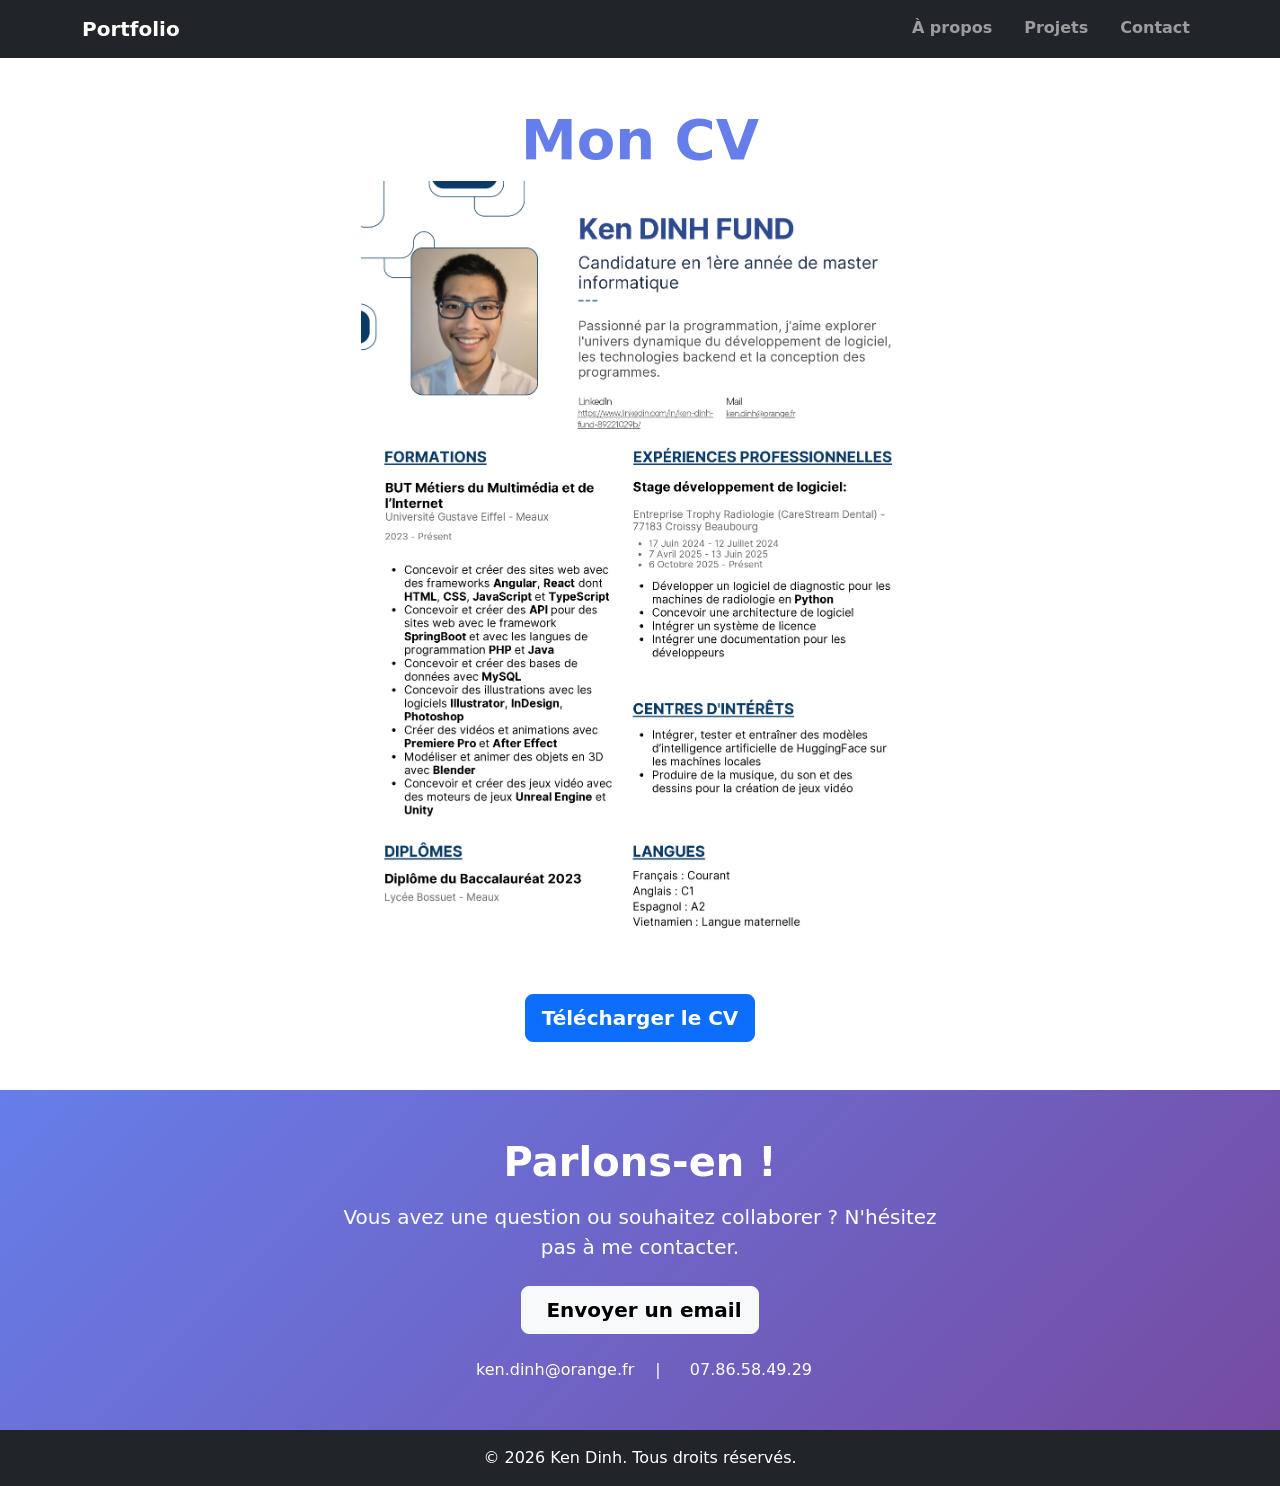
<file: html/cv.html>
<!DOCTYPE html>
<html lang="en">

<head>
    <meta charset="UTF-8">
    <meta name="viewport" content="width=device-width, initial-scale=1">
    <title>Portfolio - CV</title>
    <link href="https://cdn.jsdelivr.net/npm/bootstrap@5.3.3/dist/css/bootstrap.min.css" rel="stylesheet">
    <link rel="stylesheet" href="../css/styles.css">
</head>

<body>

    <nav class="navbar navbar-expand-lg navbar-dark bg-dark">
        <div class="container">
            <a class="navbar-brand fw-bold" href="../index.html">Portfolio</a>
            <button class="navbar-toggler" type="button" data-bs-toggle="collapse" data-bs-target="#navbarNav">
                <span class="navbar-toggler-icon"></span>
            </button>
            <div id="navbarNav" class="collapse navbar-collapse justify-content-end">
                <ul class="navbar-nav gap-3">
                    <li class="nav-item"><a class="nav-link fw-bold hover-effect" href="../index.html#about">À propos</a></li>
                    <li class="nav-item"><a class="nav-link fw-bold hover-effect" href="../index.html#projects">Projets</a></li>
                    <li class="nav-item"><a class="nav-link fw-bold hover-effect" href="../index.html#contact">Contact</a></li>
                </ul>
            </div>
        </div>
    </nav>

    <section class="py-5 section-white">
        <div class="container text-center">
            <div class="row g-4 align-items-center">
                <div class="col-md-12">
                    <h1 class="display-4 fw-bold" style="color: #667eea;">Mon CV</h1>
                    <img src="../images/CV.jpg" class="img-fluid mx-auto d-block" width="50%" alt="CV" style="border-radius: 12px;">
                    <a href="../images/CV.pdf" class="btn btn-primary btn-lg mt-4 fw-bold" target="_blank" download>Télécharger le CV</a>
                </div>
            </div>
        </div>
    </section>

	<section id="contact" class="py-5 text-white" style="background: linear-gradient(135deg, #667eea 0%, #764ba2 100%);">
		<div class="container text-center">
			<h2 class="fw-bold mb-3" style="font-size: 2.5rem;">Parlons-en !</h2>
			<p class="lead mb-4" style="max-width: 600px; margin: 0 auto;">
				Vous avez une question ou souhaitez collaborer ? N'hésitez pas à me contacter.
			</p>
			<a href="mailto:ken.dinh@orange.fr" class="btn btn-light btn-lg fw-bold">
				<i class="bi bi-envelope me-2"></i>Envoyer un email
			</a>
			<p class="mt-4 mb-0">
				<i class="bi bi-envelope me-2"></i><a href="mailto:ken.dinh@orange.fr" class="text-white text-decoration-none">ken.dinh@orange.fr</a>
				<span class="mx-3">|</span>
				<i class="bi bi-telephone me-2"></i><a href="tel:+33786584929" class="text-white text-decoration-none">07.86.58.49.29</a>
			</p>
		</div>
	</section>

	<footer class="bg-dark text-white text-center py-3">
		<p class="mb-0">&copy; 2026 Ken Dinh. Tous droits réservés.</p>
	</footer>

    <script src="https://cdn.jsdelivr.net/npm/bootstrap@5.3.3/dist/js/bootstrap.bundle.min.js"></script>
</body>

</html>
</file>
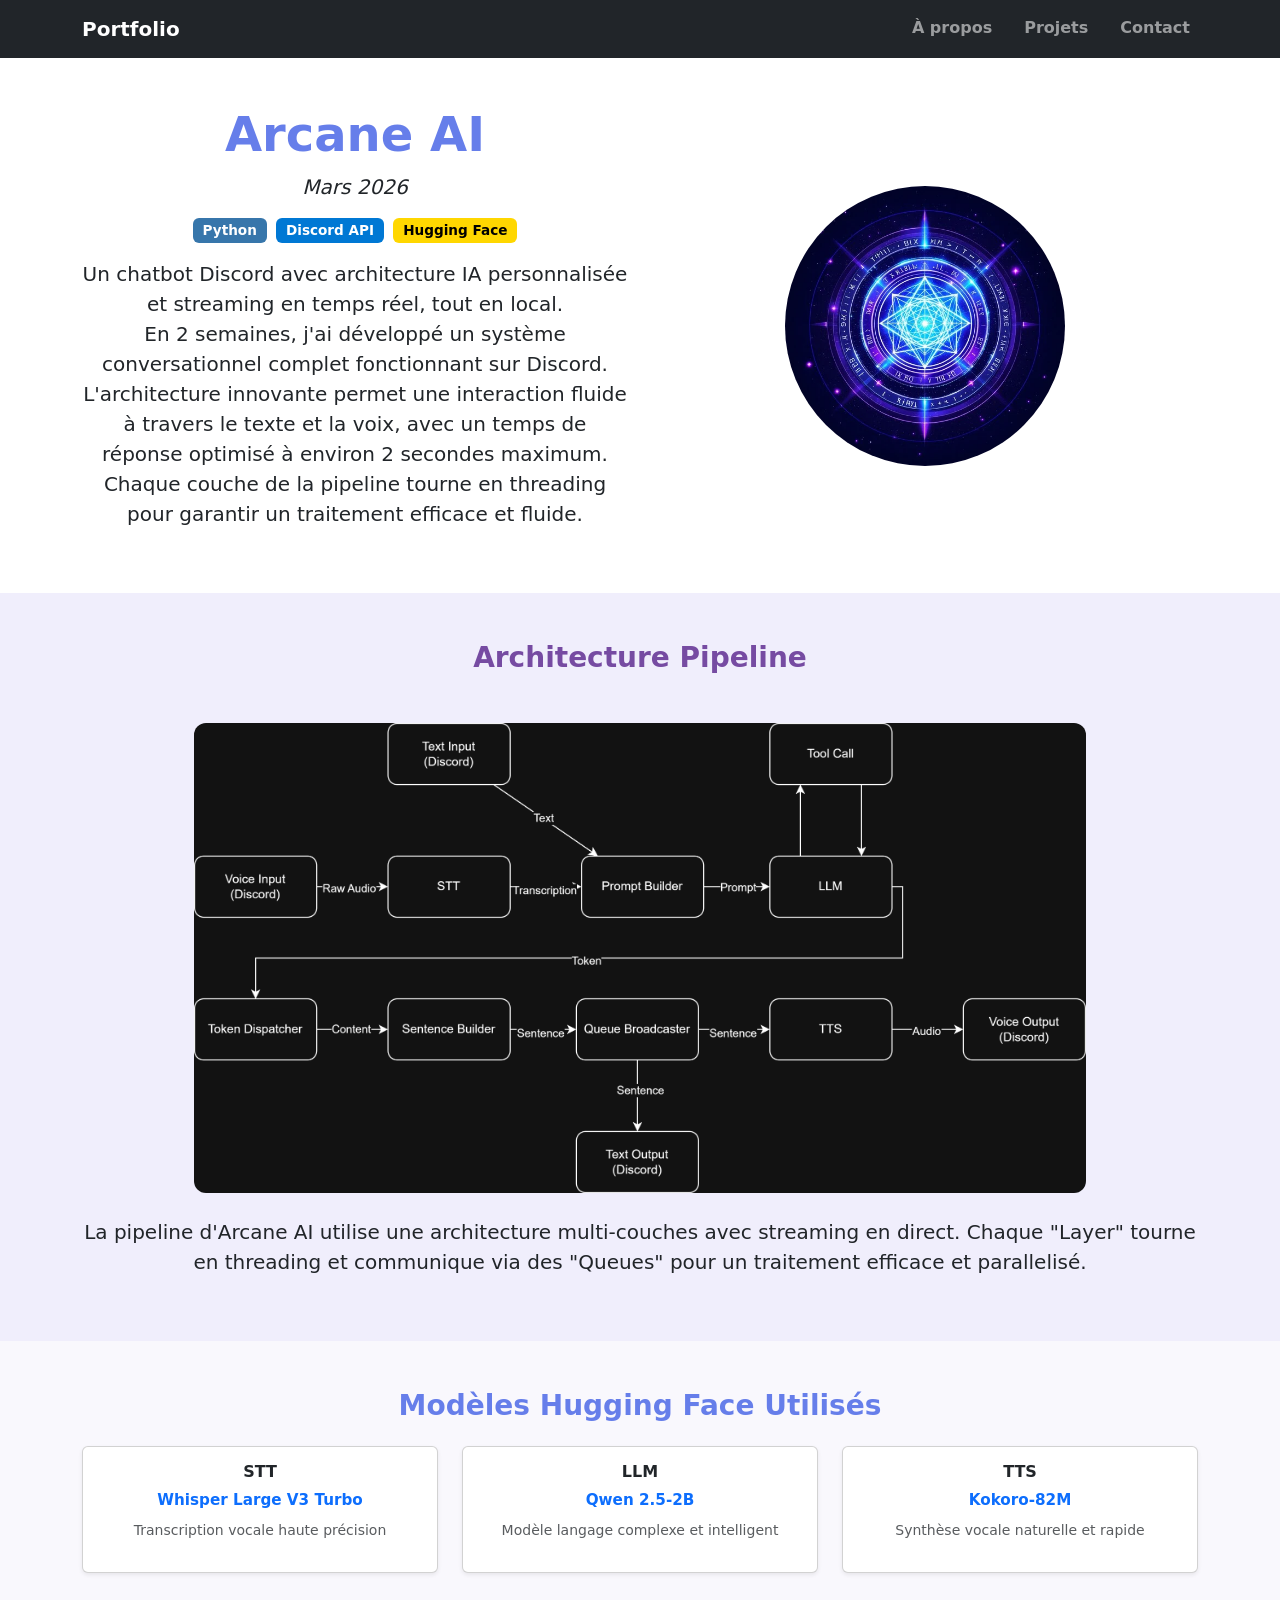
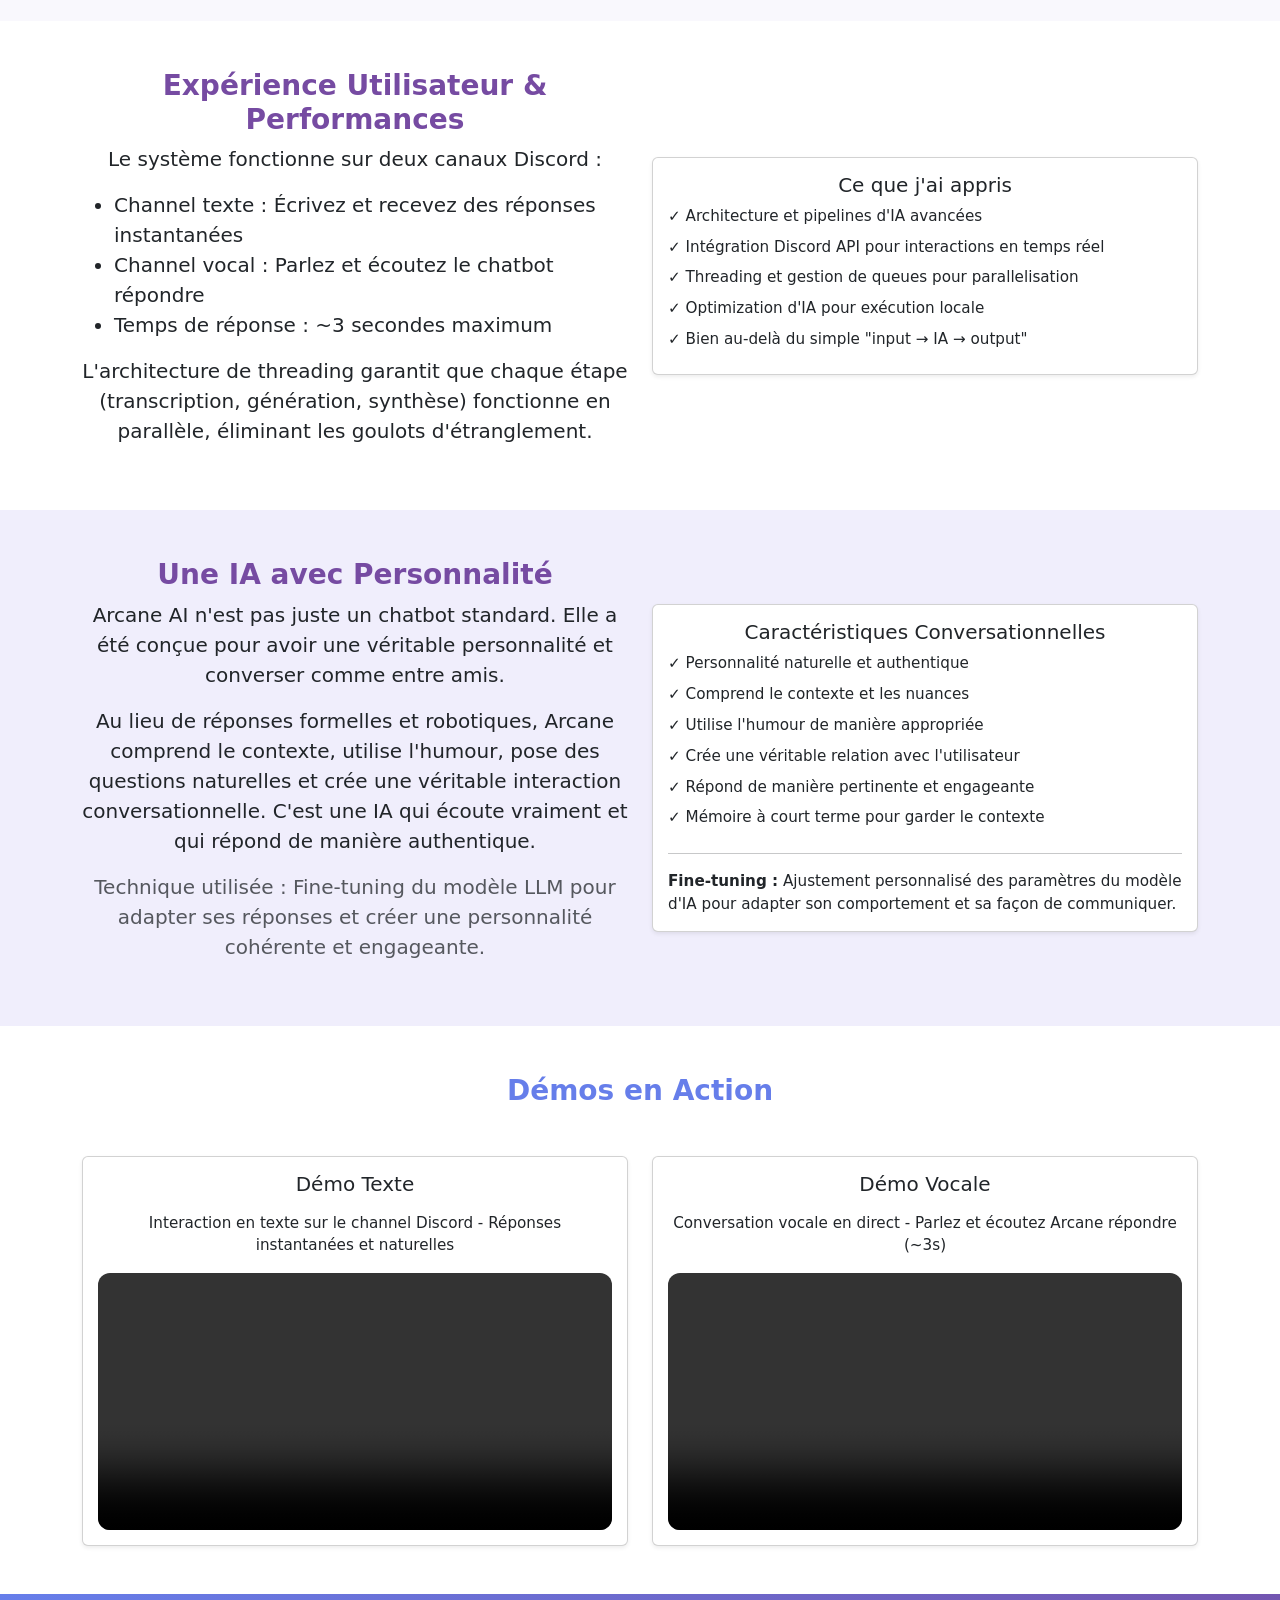
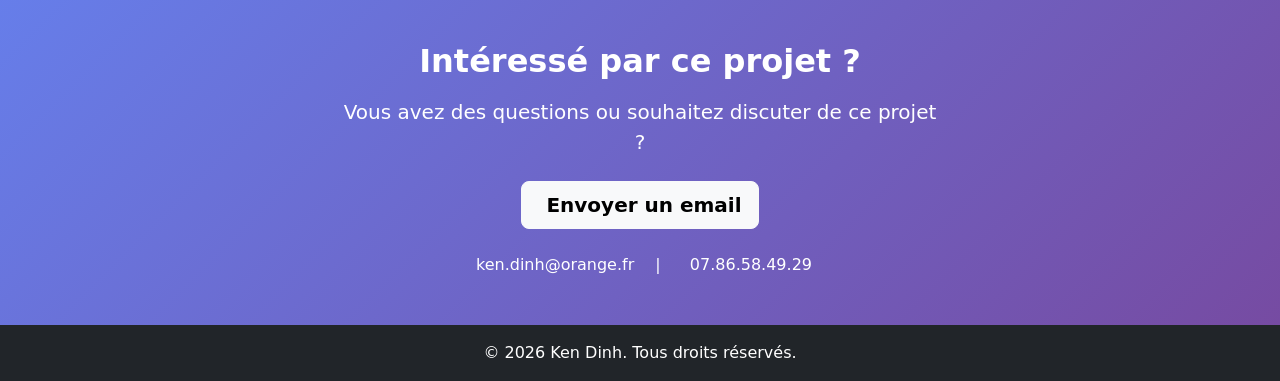
<file: html/discord_chatbot.html>
<!DOCTYPE html>
<html lang="en">

<head>
    <meta charset="UTF-8">
    <meta name="viewport" content="width=device-width, initial-scale=1">
    <title>Portfolio</title>
    <link href="https://cdn.jsdelivr.net/npm/bootstrap@5.3.3/dist/css/bootstrap.min.css" rel="stylesheet">
    <link rel="stylesheet" href="../css/styles.css">
</head>

<body>

    <nav class="navbar navbar-expand-lg navbar-dark bg-dark">
        <div class="container">
            <a class="navbar-brand fw-bold" href="../index.html">Portfolio</a>
            <button class="navbar-toggler" type="button" data-bs-toggle="collapse" data-bs-target="#navbarNav">
                <span class="navbar-toggler-icon"></span>
            </button>
            <div id="navbarNav" class="collapse navbar-collapse justify-content-end">
                <ul class="navbar-nav gap-3">
                    <li class="nav-item"><a class="nav-link fw-bold hover-effect" href="../index.html#about">À propos</a></li>
                    <li class="nav-item"><a class="nav-link fw-bold hover-effect" href="../index.html#projects">Projets</a></li>
                    <li class="nav-item"><a class="nav-link fw-bold hover-effect" href="../index.html#contact">Contact</a></li>
                </ul>
            </div>
        </div>
    </nav>

    <section class="py-5 section-white">
        <div class="container text-center">
            <div class="row g-4 align-items-center">
                <div class="col-md-6">
                    <h1 class="display-4 fw-bold project-title">Arcane AI</h1>
                    <p class="lead"><em>Mars 2026</em></p>
                    
                    <div class="mb-3">
                        <span class="badge me-1" style="background-color: #3776ab;">Python</span>
                        <span class="badge me-1" style="background-color: #0078d4;">Discord API</span>
                        <span class="badge" style="background-color: #FFD700; color: #000;">Hugging Face</span>
                    </div>

                    <p class="lead text-wrap">
                        <strong>Un chatbot Discord avec architecture IA personnalisée et streaming en temps réel, tout en local.</strong><br>
                        En 2 semaines, j'ai développé un système conversationnel complet fonctionnant sur Discord. 
                        L'architecture innovante permet une interaction fluide à travers le texte et la voix, 
                        avec un temps de réponse optimisé à environ 2 secondes maximum. Chaque couche de la pipeline 
                        tourne en threading pour garantir un traitement efficace et fluide.
                    </p>
                </div>

                <div class="col-md-6">
                    <img src="../images/arcane_logo.jpg" class="img-fluid" style="max-height: 280px; object-fit: contain; border-radius: 50%;" alt="Arcane AI Logo">
                </div>
            </div>
        </div>
    </section>

    <section class="py-5" style="background-color: #f0eefc;">
        <div class="container text-center">
            <h3 class="fw-bold mb-5" style="color: #764ba2;">Architecture Pipeline</h3>
            <div class="row g-4 align-items-center">
                <div class="col-md-12">
                    <img src="../images/pipeline.png" class="img-fluid" alt="AI Pipeline Architecture" style="max-width: 80%; height: auto; margin: 0 auto; border-radius: 12px;">
                </div>
            </div>
            <p class="lead text-wrap mt-4">
                La pipeline d'Arcane AI utilise une architecture multi-couches avec streaming en direct. 
                Chaque "Layer" tourne en threading et communique via des "Queues" pour un traitement efficace et parallelisé.
            </p>
        </div>
    </section>

    <section class="py-5" style="background-color: #f9f8fd;">
        <div class="container text-center">
            <h3 class="fw-bold mb-4" style="color: #667eea;">Modèles Hugging Face Utilisés</h3>
            <div class="row g-4">
                <div class="col-md-4">
                    <div class="card shadow-sm h-100">
                        <div class="card-body">
                            <h6 class="card-title"><strong>STT</strong></h6>
                            <p class="card-text">
                                <a href="https://huggingface.co/openai/whisper-large-v3-turbo" target="_blank" class="text-decoration-none fw-bold">Whisper Large V3 Turbo</a>
                            </p>
                            <p class="small text-muted">Transcription vocale haute précision</p>
                        </div>
                    </div>
                </div>
                <div class="col-md-4">
                    <div class="card shadow-sm h-100">
                        <div class="card-body">
                            <h6 class="card-title"><strong>LLM</strong></h6>
                            <p class="card-text">
                                <a href="https://huggingface.co/Qwen/Qwen3.5-2B" target="_blank" class="text-decoration-none fw-bold">Qwen 2.5-2B</a>
                            </p>
                            <p class="small text-muted">Modèle langage complexe et intelligent</p>
                        </div>
                    </div>
                </div>
                <div class="col-md-4">
                    <div class="card shadow-sm h-100">
                        <div class="card-body">
                            <h6 class="card-title"><strong>TTS</strong></h6>
                            <p class="card-text">
                                <a href="https://huggingface.co/hexgrad/Kokoro-82M" target="_blank" class="text-decoration-none fw-bold">Kokoro-82M</a>
                            </p>
                            <p class="small text-muted">Synthèse vocale naturelle et rapide</p>
                        </div>
                    </div>
                </div>
            </div>
        </div>
    </section>

    <section class="py-5" style="background-color: #ffffff;">
        <div class="container text-center">
            <div class="row g-4 align-items-center">
                <div class="col-md-6">
                    <h3 class="fw-bold" style="color: #764ba2;">Expérience Utilisateur & Performances</h3>
                    <p class="lead text-wrap">
                        Le système fonctionne sur <strong>deux canaux Discord</strong> :
                    </p>
                    <ul class="lead text-wrap text-start">
                        <li><strong>Channel texte :</strong> Écrivez et recevez des réponses instantanées</li>
                        <li><strong>Channel vocal :</strong> Parlez et écoutez le chatbot répondre</li>
                        <li><strong>Temps de réponse :</strong> ~3 secondes maximum</li>
                    </ul>
                    <p class="lead text-wrap">
                        L'architecture de threading garantit que chaque étape (transcription, génération, synthèse) 
                        fonctionne en parallèle, éliminant les goulots d'étranglement.
                    </p>
                </div>

                <div class="col-md-6">
                    <div class="card shadow-sm">
                        <div class="card-body">
                            <h5 class="card-title">Ce que j'ai appris</h5>
                            <p class="card-text text-start mb-2">
                                ✓ Architecture et pipelines d'IA avancées
                            </p>
                            <p class="card-text text-start mb-2">
                                ✓ Intégration Discord API pour interactions en temps réel
                            </p>
                            <p class="card-text text-start mb-2">
                                ✓ Threading et gestion de queues pour parallelisation
                            </p>
                            <p class="card-text text-start mb-2">
                                ✓ Optimization d'IA pour exécution locale
                            </p>
                            <p class="card-text text-start">
                                ✓ Bien au-delà du simple "input → IA → output"
                            </p>
                        </div>
                    </div>
                </div>
            </div>
        </div>
    </section>

    <section class="py-5" style="background-color: #f0eefc;">
        <div class="container text-center">
            <div class="row g-4 align-items-center">
                <div class="col-md-6">
                    <h3 class="fw-bold" style="color: #764ba2;">Une IA avec Personnalité</h3>
                    <p class="lead text-wrap">
                        Arcane AI n'est pas juste un chatbot standard. Elle a été conçue pour <strong>avoir une véritable personnalité</strong> 
                        et converser <strong>comme entre amis</strong>. 
                    </p>
                    <p class="lead text-wrap">
                        Au lieu de réponses formelles et robotiques, Arcane comprend le contexte, utilise l'humour, 
                        pose des questions naturelles et crée une véritable interaction conversationnelle. 
                        C'est une IA qui écoute vraiment et qui répond de manière authentique.
                    </p>
                    <p class="lead text-wrap small text-muted mt-3">
                        <strong>Technique utilisée :</strong> Fine-tuning du modèle LLM pour adapter ses réponses et créer une personnalité cohérente et engageante.
                    </p>
                </div>
                <div class="col-md-6">
                    <div class="card shadow-sm">
                        <div class="card-body">
                            <h5 class="card-title">Caractéristiques Conversationnelles</h5>
                            <p class="card-text text-start small mb-2">
                                ✓ Personnalité naturelle et authentique
                            </p>
                            <p class="card-text text-start small mb-2">
                                ✓ Comprend le contexte et les nuances
                            </p>
                            <p class="card-text text-start small mb-2">
                                ✓ Utilise l'humour de manière appropriée
                            </p>
                            <p class="card-text text-start small mb-2">
                                ✓ Crée une véritable relation avec l'utilisateur
                            </p>
                            <p class="card-text text-start small mb-2">
                                ✓ Répond de manière pertinente et engageante
                            </p>
                            <p class="card-text text-start small mb-2">
                                ✓ Mémoire à court terme pour garder le contexte
                            </p>
                            <hr>
                            <p class="card-text text-start small mb-0">
                                <strong>Fine-tuning :</strong> Ajustement personnalisé des paramètres du modèle d'IA pour adapter son comportement et sa façon de communiquer.
                            </p>
                        </div>
                    </div>
                </div>
            </div>
        </div>
    </section>

    <section class="py-5" style="background-color: #ffffff;">
        <div class="container text-center">
            <h3 class="fw-bold mb-5" style="color: #667eea;">Démos en Action</h3>
            <div class="row g-4">
                <div class="col-md-6">
                    <div class="card shadow-sm h-100">
                        <div class="card-body">
                            <h5 class="card-title mb-3">Démo Texte</h5>
                            <p class="card-text mb-3">Interaction en texte sur le channel Discord - Réponses instantanées et naturelles</p>
                            <video width="100%" height="auto" controls style="border-radius: 12px;">
                                <source src="../images/text_demo.mp4" type="video/mp4">
                                Votre navigateur ne supporte pas les vidéos HTML5.
                            </video>
                        </div>
                    </div>
                </div>
                <div class="col-md-6">
                    <div class="card shadow-sm h-100">
                        <div class="card-body">
                            <h5 class="card-title mb-3">Démo Vocale</h5>
                            <p class="card-text mb-3">Conversation vocale en direct - Parlez et écoutez Arcane répondre (~3s)</p>
                            <video width="100%" height="auto" controls style="border-radius: 12px;">
                                <source src="../images/voice_demo.mp4" type="video/mp4">
                                Votre navigateur ne supporte pas les vidéos HTML5.
                            </video>
                        </div>
                    </div>
                </div>
            </div>
        </div>
    </section>

    <section id="contact" class="py-5 text-white" style="background: linear-gradient(135deg, #667eea 0%, #764ba2 100%);">
        <div class="container text-center">
            <h2 class="fw-bold mb-3" style="font-size: 2rem;">Intéressé par ce projet ?</h2>
            <p class="lead mb-4" style="max-width: 600px; margin: 0 auto;">
                Vous avez des questions ou souhaitez discuter de ce projet ?
            </p>
            <a href="mailto:ken.dinh@orange.fr" class="btn btn-light btn-lg fw-bold">
                <i class="bi bi-envelope me-2"></i>Envoyer un email
            </a>
            <p class="mt-4 mb-0">
                <i class="bi bi-envelope me-2"></i><a href="mailto:ken.dinh@orange.fr" class="text-white text-decoration-none">ken.dinh@orange.fr</a>
                <span class="mx-3">|</span>
                <i class="bi bi-telephone me-2"></i><a href="tel:+33786584929" class="text-white text-decoration-none">07.86.58.49.29</a>
            </p>
        </div>
    </section>

    <footer class="bg-dark text-white text-center py-3">
        <p class="mb-0">&copy; 2026 Ken Dinh. Tous droits réservés.</p>
    </footer>

    <script src="https://cdn.jsdelivr.net/npm/bootstrap@5.3.3/dist/js/bootstrap.bundle.min.js"></script>
</body>

</html>
</file>
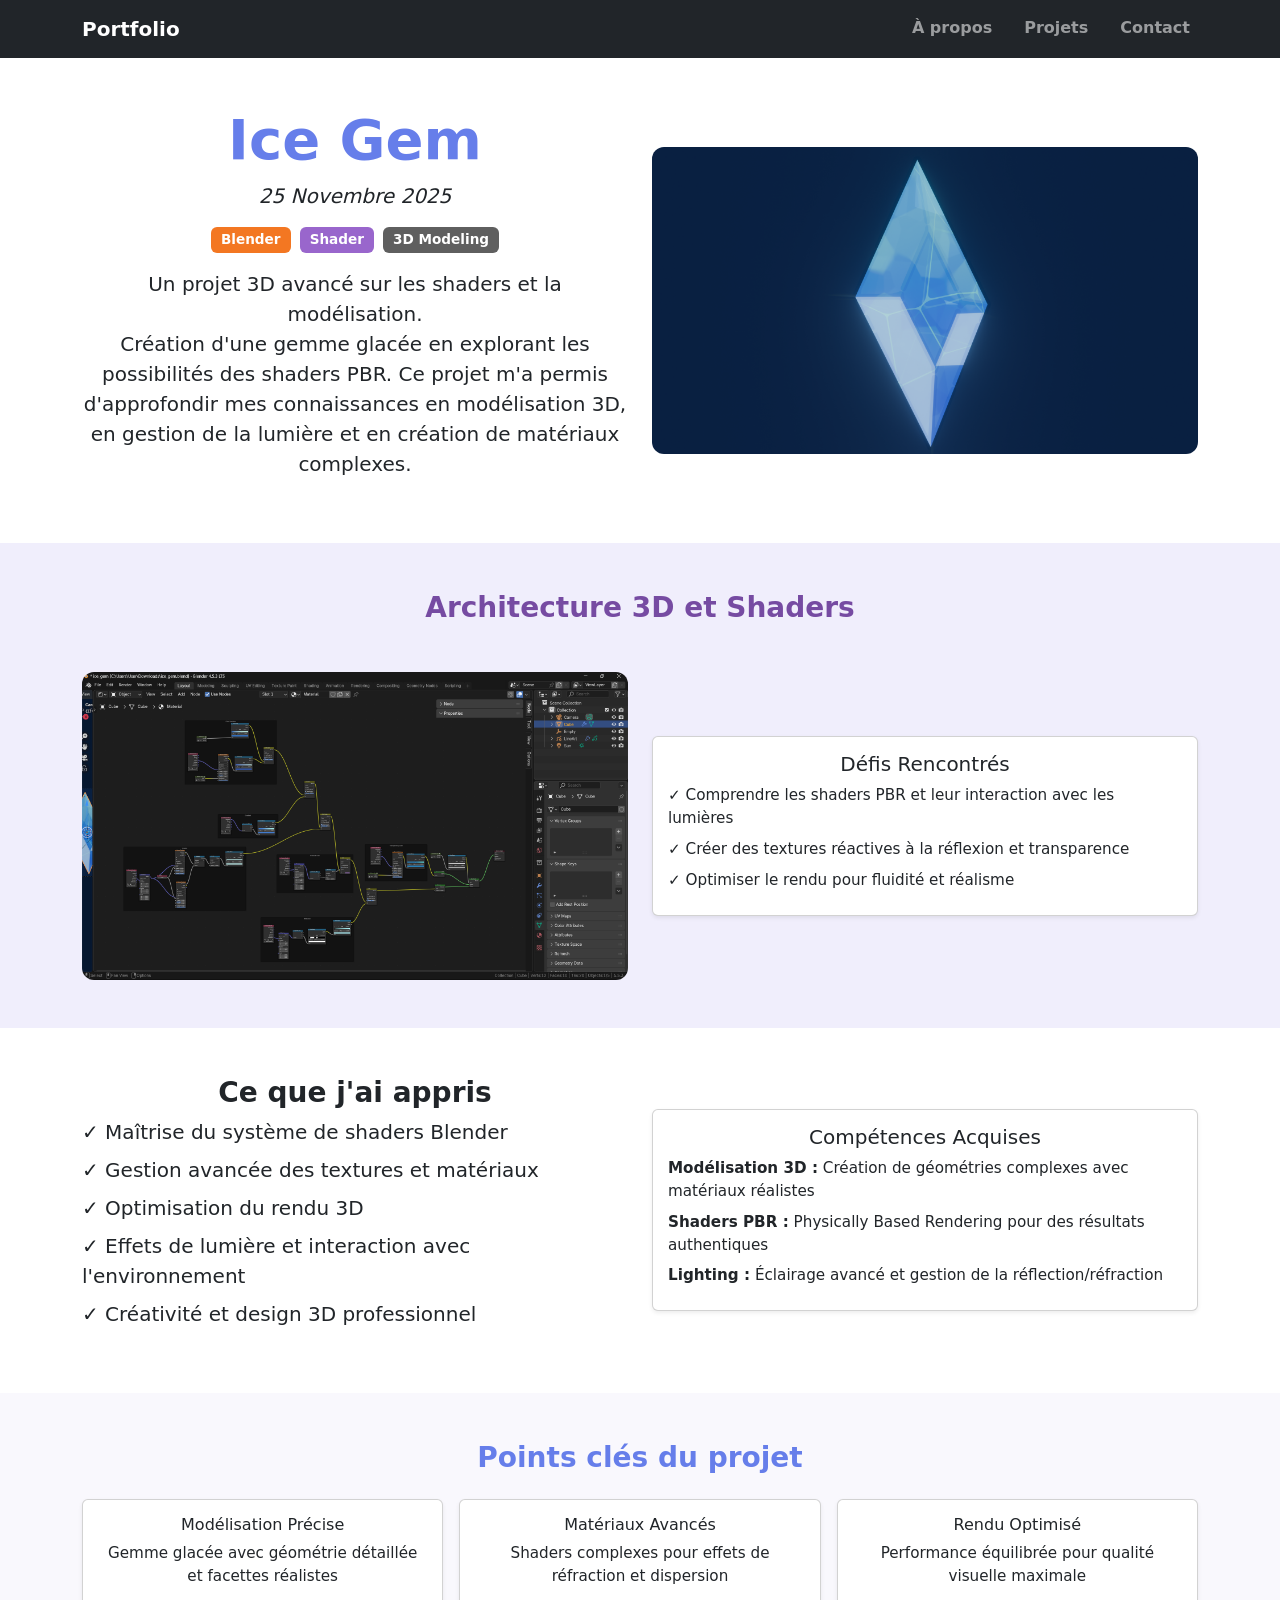
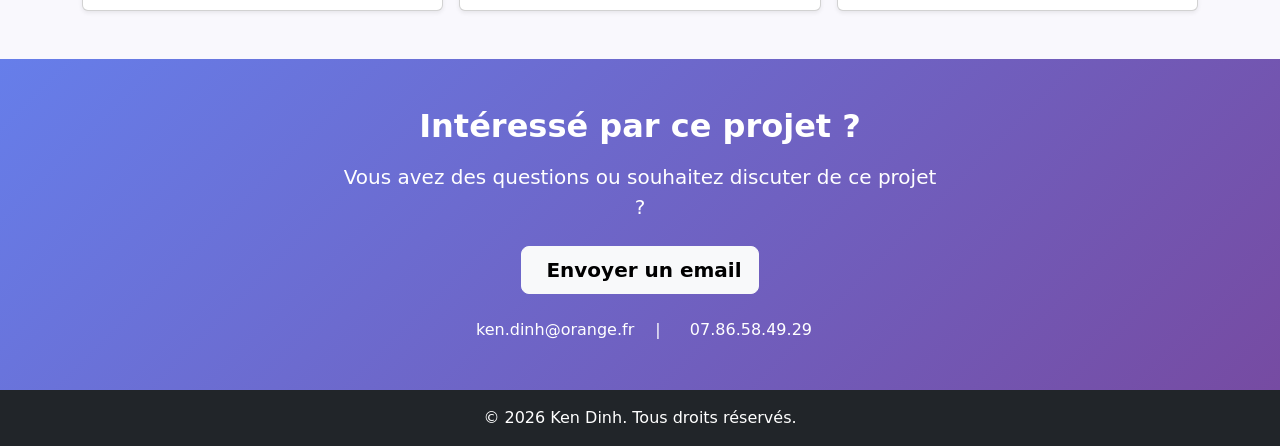
<file: html/ice_em.html>
<!DOCTYPE html>
<html lang="en">

<head>
    <meta charset="UTF-8">
    <meta name="viewport" content="width=device-width, initial-scale=1">
    <title>Portfolio</title>
    <link href="https://cdn.jsdelivr.net/npm/bootstrap@5.3.3/dist/css/bootstrap.min.css" rel="stylesheet">
    <link rel="stylesheet" href="../css/styles.css">
</head>

<body>

    <nav class="navbar navbar-expand-lg navbar-dark bg-dark">
        <div class="container">
            <a class="navbar-brand fw-bold" href="../index.html">Portfolio</a>
            <button class="navbar-toggler" type="button" data-bs-toggle="collapse" data-bs-target="#navbarNav">
                <span class="navbar-toggler-icon"></span>
            </button>
            <div id="navbarNav" class="collapse navbar-collapse justify-content-end">
                <ul class="navbar-nav gap-3">
                    <li class="nav-item"><a class="nav-link fw-bold hover-effect" href="../index.html#about">À propos</a></li>
                    <li class="nav-item"><a class="nav-link fw-bold hover-effect" href="../index.html#projects">Projets</a></li>
                    <li class="nav-item"><a class="nav-link fw-bold hover-effect" href="../index.html#contact">Contact</a></li>
                </ul>
            </div>
        </div>
    </nav>

    <section class="py-5 section-white">
        <div class="container text-center">
            <div class="row g-4 align-items-center">
                <div class="col-md-6">
                    <h1 class="display-4 fw-bold" style="color: #667eea;">Ice Gem</h1>
                    <p class="lead"><em>25 Novembre 2025</em></p>
                    
                    <div class="mb-3">
                        <span class="badge me-1" style="background-color: #f37722;">Blender</span>
                        <span class="badge me-1" style="background-color: #9966cc;">Shader</span>
                        <span class="badge" style="background-color: #5f5f5f;">3D Modeling</span>
                    </div>

                    <p class="lead text-wrap">
                        <strong>Un projet 3D avancé sur les shaders et la modélisation.</strong><br>
                        Création d'une gemme glacée en explorant les possibilités des shaders PBR. Ce projet m'a permis 
                        d'approfondir mes connaissances en modélisation 3D, en gestion de la lumière et en création de matériaux complexes.
                    </p>
                </div>

                <div class="col-md-6">
                    <img src="../images/gem.png" class="img-fluid" style="border-radius: 12px;" alt="Ice Gem">
                </div>
            </div>
        </div>
    </section>

    <section class="py-5" style="background-color: #f0eefc;">
        <div class="container text-center">
            <h3 class="fw-bold mb-5" style="color: #764ba2;">Architecture 3D et Shaders</h3>
            <div class="row g-4 align-items-center">
                <div class="col-md-6">
                    <img src="../images/gem_shader.png" class="img-fluid" style="border-radius: 12px;" alt="Shader Network">
                </div>

                <div class="col-md-6">
                    <div class="card shadow-sm">
                        <div class="card-body">
                            <h5 class="card-title">Défis Rencontrés</h5>
                            <p class="card-text text-start mb-2">
                                ✓ Comprendre les shaders PBR et leur interaction avec les lumières
                            </p>
                            <p class="card-text text-start mb-2">
                                ✓ Créer des textures réactives à la réflexion et transparence
                            </p>
                            <p class="card-text text-start">
                                ✓ Optimiser le rendu pour fluidité et réalisme
                            </p>
                        </div>
                    </div>
                </div>
            </div>
        </div>
    </section>

    <section class="py-5">
        <div class="container text-center">
            <div class="row g-4 align-items-center">
                <div class="col-md-6">
                    <h3 class="fw-bold">Ce que j'ai appris</h3>
                    <p class="lead text-wrap text-start mb-2">
                        ✓ Maîtrise du système de shaders Blender
                    </p>
                    <p class="lead text-wrap text-start mb-2">
                        ✓ Gestion avancée des textures et matériaux
                    </p>
                    <p class="lead text-wrap text-start mb-2">
                        ✓ Optimisation du rendu 3D
                    </p>
                    <p class="lead text-wrap text-start mb-2">
                        ✓ Effets de lumière et interaction avec l'environnement
                    </p>
                    <p class="lead text-wrap text-start">
                        ✓ Créativité et design 3D professionnel
                    </p>
                </div>

                <div class="col-md-6">
                    <div class="card shadow-sm">
                        <div class="card-body">
                            <h5 class="card-title">Compétences Acquises</h5>
                            <p class="card-text text-start small mb-2">
                                <strong>Modélisation 3D :</strong> Création de géométries complexes avec matériaux réalistes
                            </p>
                            <p class="card-text text-start small mb-2">
                                <strong>Shaders PBR :</strong> Physically Based Rendering pour des résultats authentiques
                            </p>
                            <p class="card-text text-start small">
                                <strong>Lighting :</strong> Éclairage avancé et gestion de la réflection/réfraction
                            </p>
                        </div>
                    </div>
                </div>
            </div>
        </div>
    </section>

    <section class="py-5" style="background-color: #f9f8fd;">
        <div class="container text-center">
            <h3 class="fw-bold mb-4" style="color: #667eea;">Points clés du projet</h3>
            <div class="row g-3">
                <div class="col-md-4">
                    <div class="card h-100 shadow-sm">
                        <div class="card-body">
                            <h6 class="card-title">Modélisation Précise</h6>
                            <p class="card-text">Gemme glacée avec géométrie détaillée et facettes réalistes</p>
                        </div>
                    </div>
                </div>
                <div class="col-md-4">
                    <div class="card h-100 shadow-sm">
                        <div class="card-body">
                            <h6 class="card-title">Matériaux Avancés</h6>
                            <p class="card-text">Shaders complexes pour effets de réfraction et dispersion</p>
                        </div>
                    </div>
                </div>
                <div class="col-md-4">
                    <div class="card h-100 shadow-sm">
                        <div class="card-body">
                            <h6 class="card-title">Rendu Optimisé</h6>
                            <p class="card-text">Performance équilibrée pour qualité visuelle maximale</p>
                        </div>
                    </div>
                </div>
            </div>
        </div>
    </section>

    <section id="contact" class="py-5 text-white" style="background: linear-gradient(135deg, #667eea 0%, #764ba2 100%);">
        <div class="container text-center">
            <h2 class="fw-bold mb-3" style="font-size: 2rem;">Intéressé par ce projet ?</h2>
            <p class="lead mb-4" style="max-width: 600px; margin: 0 auto;">
                Vous avez des questions ou souhaitez discuter de ce projet ?
            </p>
            <a href="mailto:ken.dinh@orange.fr" class="btn btn-light btn-lg fw-bold">
                <i class="bi bi-envelope me-2"></i>Envoyer un email
            </a>
            <p class="mt-4 mb-0">
                <i class="bi bi-envelope me-2"></i><a href="mailto:ken.dinh@orange.fr" class="text-white text-decoration-none">ken.dinh@orange.fr</a>
                <span class="mx-3">|</span>
                <i class="bi bi-telephone me-2"></i><a href="tel:+33786584929" class="text-white text-decoration-none">07.86.58.49.29</a>
            </p>
        </div>
    </section>

    <footer class="bg-dark text-white text-center py-3">
        <p class="mb-0">&copy; 2026 Ken Dinh. Tous droits réservés.</p>
    </footer>

    <script src="https://cdn.jsdelivr.net/npm/bootstrap@5.3.3/dist/js/bootstrap.bundle.min.js"></script>
</body>

</html>
</file>
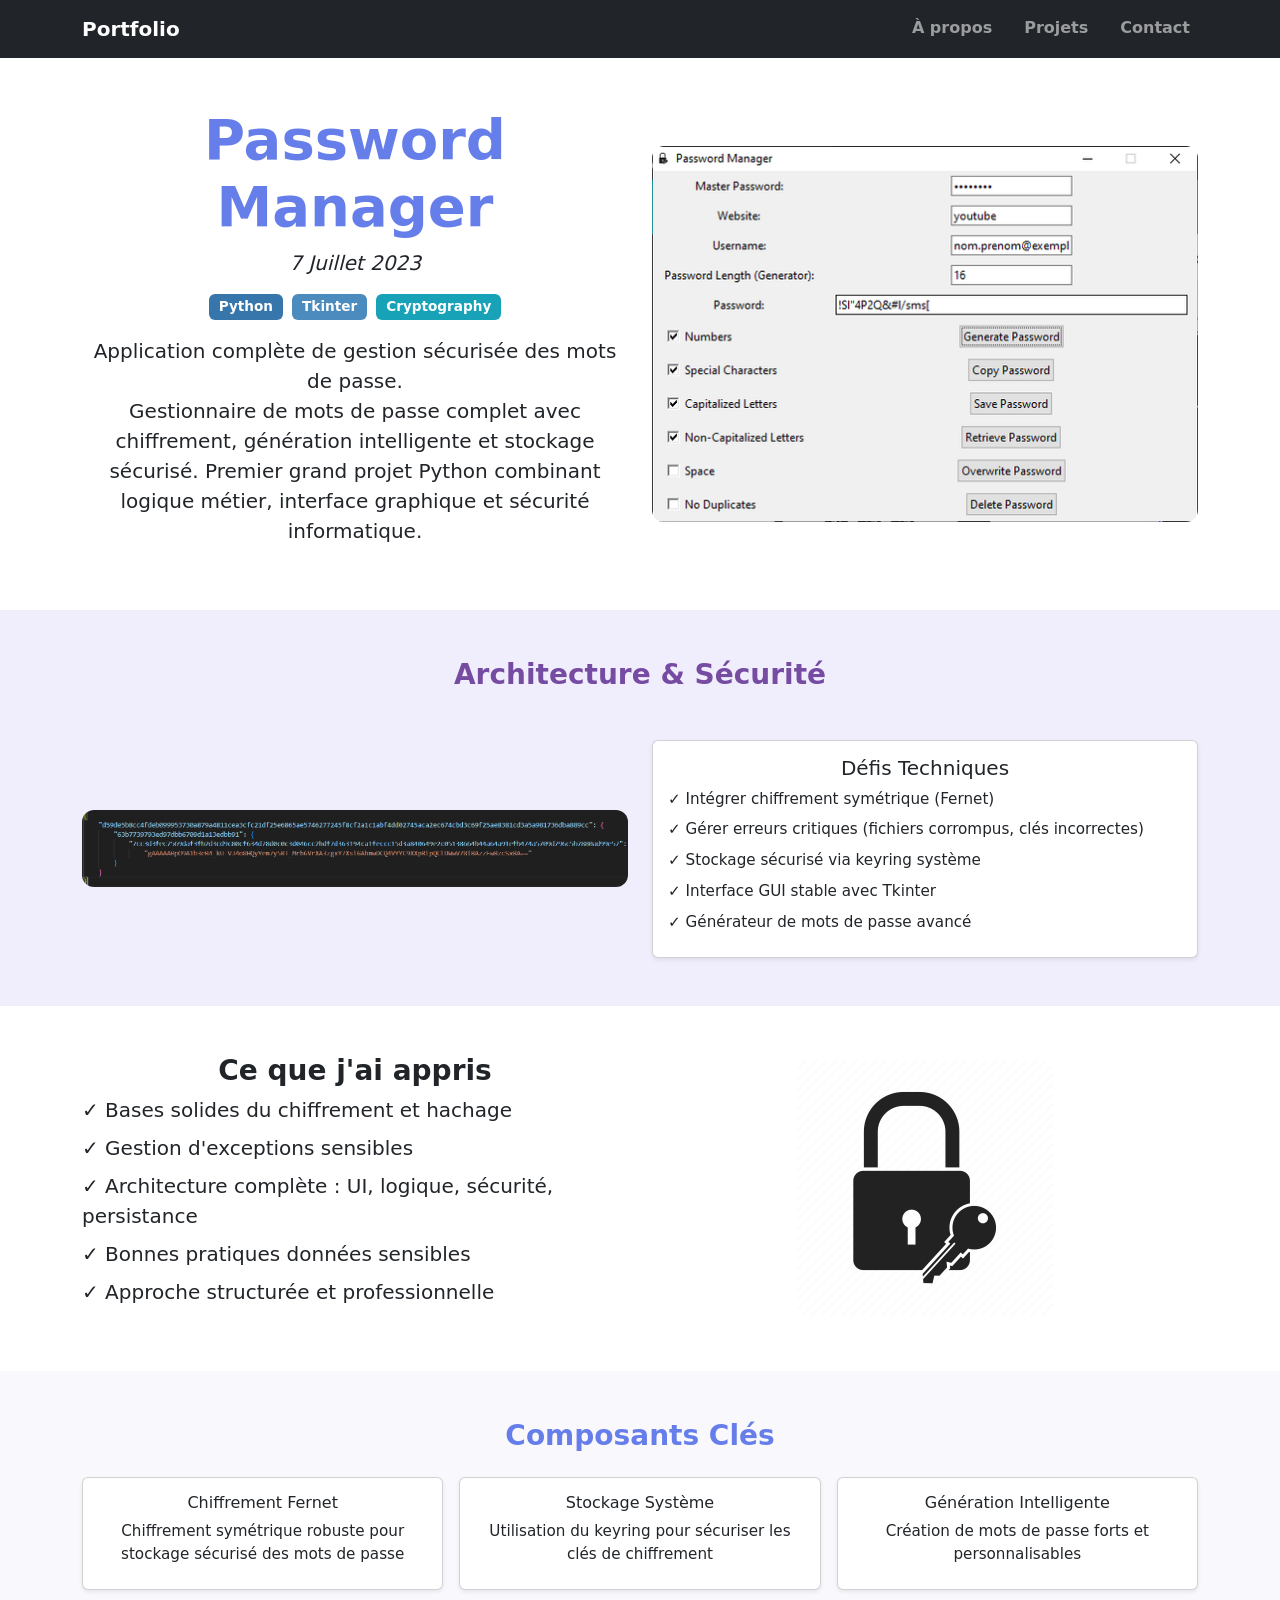
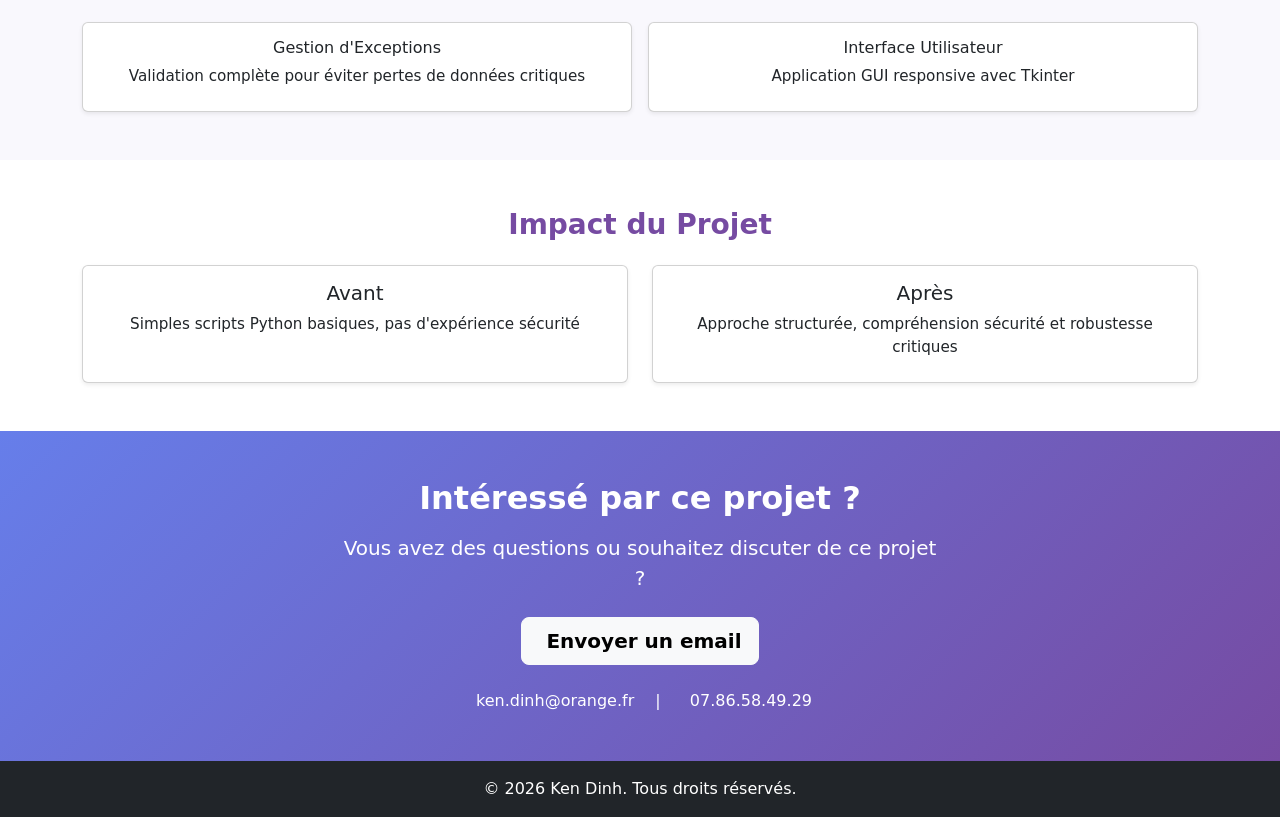
<file: html/pwm.html>
<!DOCTYPE html>
<html lang="en">

<head>
    <meta charset="UTF-8">
    <meta name="viewport" content="width=device-width, initial-scale=1">
    <title>Portfolio</title>
    <link href="https://cdn.jsdelivr.net/npm/bootstrap@5.3.3/dist/css/bootstrap.min.css" rel="stylesheet">
    <link rel="stylesheet" href="../css/styles.css">
</head>

<body>

    <nav class="navbar navbar-expand-lg navbar-dark bg-dark">
        <div class="container">
            <a class="navbar-brand fw-bold" href="../index.html">Portfolio</a>
            <button class="navbar-toggler" type="button" data-bs-toggle="collapse" data-bs-target="#navbarNav">
                <span class="navbar-toggler-icon"></span>
            </button>
            <div id="navbarNav" class="collapse navbar-collapse justify-content-end">
                <ul class="navbar-nav gap-3">
                    <li class="nav-item"><a class="nav-link fw-bold hover-effect" href="../index.html#about">À propos</a></li>
                    <li class="nav-item"><a class="nav-link fw-bold hover-effect" href="../index.html#projects">Projets</a></li>
                    <li class="nav-item"><a class="nav-link fw-bold hover-effect" href="../index.html#contact">Contact</a></li>
                </ul>
            </div>
        </div>
    </nav>

    <section class="py-5 section-white">
        <div class="container text-center">
            <div class="row g-4 align-items-center">
                <div class="col-md-6">
                    <h1 class="display-4 fw-bold" style="color: #667eea;">Password Manager</h1>
                    <p class="lead"><em>7 Juillet 2023</em></p>
                    
                    <div class="mb-3">
                        <span class="badge me-1" style="background-color: #3776ab;">Python</span>
                        <span class="badge me-1" style="background-color: #4B8BBE;">Tkinter</span>
                        <span class="badge" style="background-color: #17a2b8;">Cryptography</span>
                    </div>

                    <p class="lead text-wrap">
                        <strong>Application complète de gestion sécurisée des mots de passe.</strong><br>
                        Gestionnaire de mots de passe complet avec chiffrement, génération intelligente et stockage sécurisé. 
                        Premier grand projet Python combinant logique métier, interface graphique et sécurité informatique.
                    </p>
                </div>
                <div class="col-md-6">
                    <img src="../images/password_manager.png" class="img-fluid" style="border-radius: 12px;" alt="Password Manager">
                </div>
            </div>
        </div>
    </section>

    <section class="py-5" style="background-color: #f0eefc;">
        <div class="container text-center">
            <h3 class="fw-bold mb-5" style="color: #764ba2;">Architecture & Sécurité</h3>
            <div class="row g-4 align-items-center">
                <div class="col-md-6">
                    <img src="../images/pwm_data.png" class="img-fluid" style="border-radius: 12px;" alt="Data Storage">
                </div>
                <div class="col-md-6">
                    <div class="card shadow-sm">
                        <div class="card-body">
                            <h5 class="card-title">Défis Techniques</h5>
                            <p class="card-text text-start mb-2">
                                ✓ Intégrer chiffrement symétrique (Fernet)
                            </p>
                            <p class="card-text text-start mb-2">
                                ✓ Gérer erreurs critiques (fichiers corrompus, clés incorrectes)
                            </p>
                            <p class="card-text text-start mb-2">
                                ✓ Stockage sécurisé via keyring système
                            </p>
                            <p class="card-text text-start mb-2">
                                ✓ Interface GUI stable avec Tkinter
                            </p>
                            <p class="card-text text-start">
                                ✓ Générateur de mots de passe avancé
                            </p>
                        </div>
                    </div>
                </div>
            </div>
        </div>
    </section>

    <section class="py-5">
        <div class="container text-center">
            <div class="row g-4 align-items-center">
                <div class="col-md-6">
                    <h3 class="fw-bold">Ce que j'ai appris</h3>
                    <p class="lead text-wrap text-start mb-2">
                        ✓ Bases solides du chiffrement et hachage
                    </p>
                    <p class="lead text-wrap text-start mb-2">
                        ✓ Gestion d'exceptions sensibles
                    </p>
                    <p class="lead text-wrap text-start mb-2">
                        ✓ Architecture complète : UI, logique, sécurité, persistance
                    </p>
                    <p class="lead text-wrap text-start mb-2">
                        ✓ Bonnes pratiques données sensibles
                    </p>
                    <p class="lead text-wrap text-start">
                        ✓ Approche structurée et professionnelle
                    </p>
                </div>
                <div class="col-md-6">
                    <img src="../images/lock.ico" class="img-fluid" style="border-radius: 12px;" alt="Security">
                </div>
            </div>
        </div>
    </section>

    <section class="py-5" style="background-color: #f9f8fd;">
        <div class="container text-center">
            <h3 class="fw-bold mb-4" style="color: #667eea;">Composants Clés</h3>
            <div class="row g-3">
                <div class="col-md-4">
                    <div class="card h-100 shadow-sm">
                        <div class="card-body">
                            <h6 class="card-title">Chiffrement Fernet</h6>
                            <p class="card-text">Chiffrement symétrique robuste pour stockage sécurisé des mots de passe</p>
                        </div>
                    </div>
                </div>
                <div class="col-md-4">
                    <div class="card h-100 shadow-sm">
                        <div class="card-body">
                            <h6 class="card-title">Stockage Système</h6>
                            <p class="card-text">Utilisation du keyring pour sécuriser les clés de chiffrement</p>
                        </div>
                    </div>
                </div>
                <div class="col-md-4">
                    <div class="card h-100 shadow-sm">
                        <div class="card-body">
                            <h6 class="card-title">Génération Intelligente</h6>
                            <p class="card-text">Création de mots de passe forts et personnalisables</p>
                        </div>
                    </div>
                </div>
            </div>
            <div class="row g-3 mt-3">
                <div class="col-md-6">
                    <div class="card h-100 shadow-sm">
                        <div class="card-body">
                            <h6 class="card-title">Gestion d'Exceptions</h6>
                            <p class="card-text">Validation complète pour éviter pertes de données critiques</p>
                        </div>
                    </div>
                </div>
                <div class="col-md-6">
                    <div class="card h-100 shadow-sm">
                        <div class="card-body">
                            <h6 class="card-title">Interface Utilisateur</h6>
                            <p class="card-text">Application GUI responsive avec Tkinter</p>
                        </div>
                    </div>
                </div>
            </div>
        </div>
    </section>

    <section class="py-5" style="background-color: #ffffff;">
        <div class="container text-center">
            <h3 class="fw-bold mb-4" style="color: #764ba2;">Impact du Projet</h3>
            <div class="row g-4">
                <div class="col-md-6">
                    <div class="card shadow-sm h-100">
                        <div class="card-body">
                            <h5 class="card-title">Avant</h5>
                            <p class="card-text">Simples scripts Python basiques, pas d'expérience sécurité</p>
                        </div>
                    </div>
                </div>
                <div class="col-md-6">
                    <div class="card shadow-sm h-100">
                        <div class="card-body">
                            <h5 class="card-title">Après</h5>
                            <p class="card-text">Approche structurée, compréhension sécurité et robustesse critiques</p>
                        </div>
                    </div>
                </div>
            </div>
        </div>
    </section>

    <section id="contact" class="py-5 text-white" style="background: linear-gradient(135deg, #667eea 0%, #764ba2 100%);">
        <div class="container text-center">
            <h2 class="fw-bold mb-3" style="font-size: 2rem;">Intéressé par ce projet ?</h2>
            <p class="lead mb-4" style="max-width: 600px; margin: 0 auto;">
                Vous avez des questions ou souhaitez discuter de ce projet ?
            </p>
            <a href="mailto:ken.dinh@orange.fr" class="btn btn-light btn-lg fw-bold">
                <i class="bi bi-envelope me-2"></i>Envoyer un email
            </a>
            <p class="mt-4 mb-0">
                <i class="bi bi-envelope me-2"></i><a href="mailto:ken.dinh@orange.fr" class="text-white text-decoration-none">ken.dinh@orange.fr</a>
                <span class="mx-3">|</span>
                <i class="bi bi-telephone me-2"></i><a href="tel:+33786584929" class="text-white text-decoration-none">07.86.58.49.29</a>
            </p>
        </div>
    </section>

    <footer class="bg-dark text-white text-center py-3">
        <p class="mb-0">&copy; 2026 Ken Dinh. Tous droits réservés.</p>
    </footer>

    <script src="https://cdn.jsdelivr.net/npm/bootstrap@5.3.3/dist/js/bootstrap.bundle.min.js"></script>
</body>

</html>
</file>
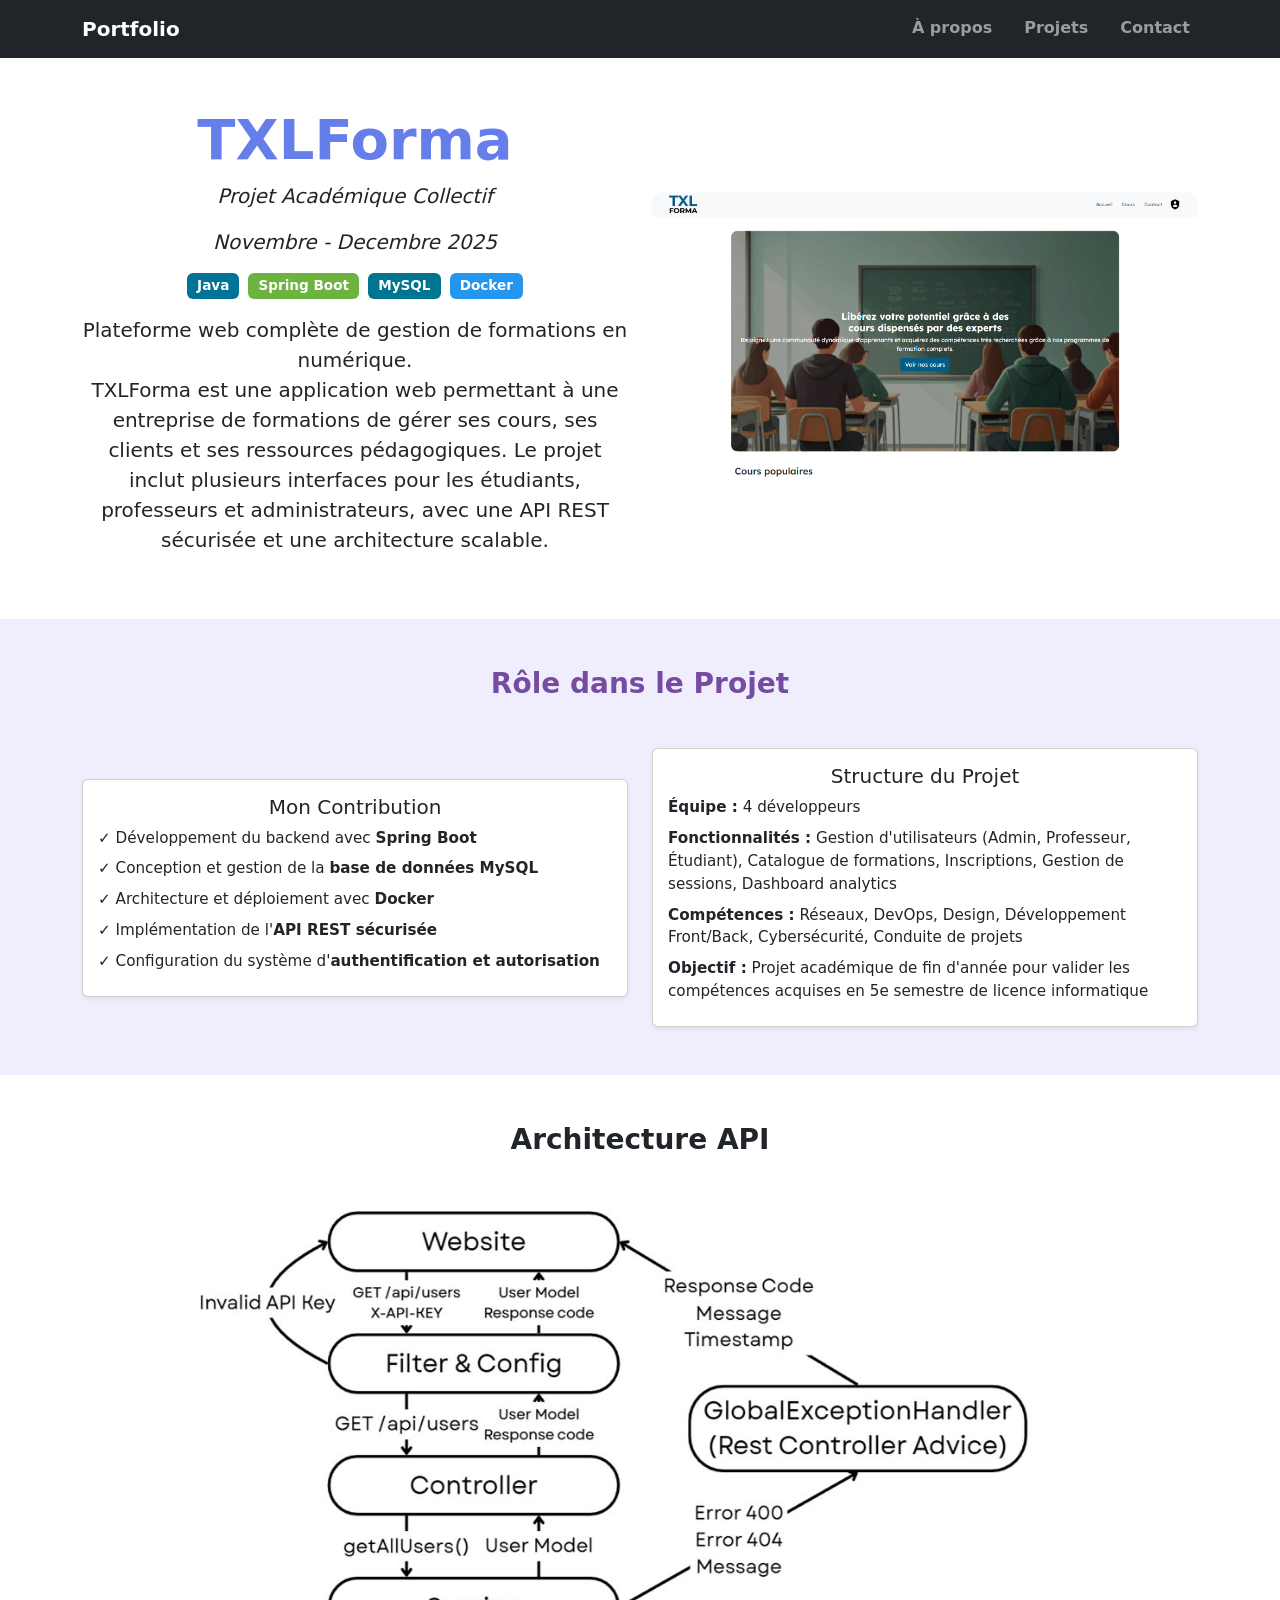
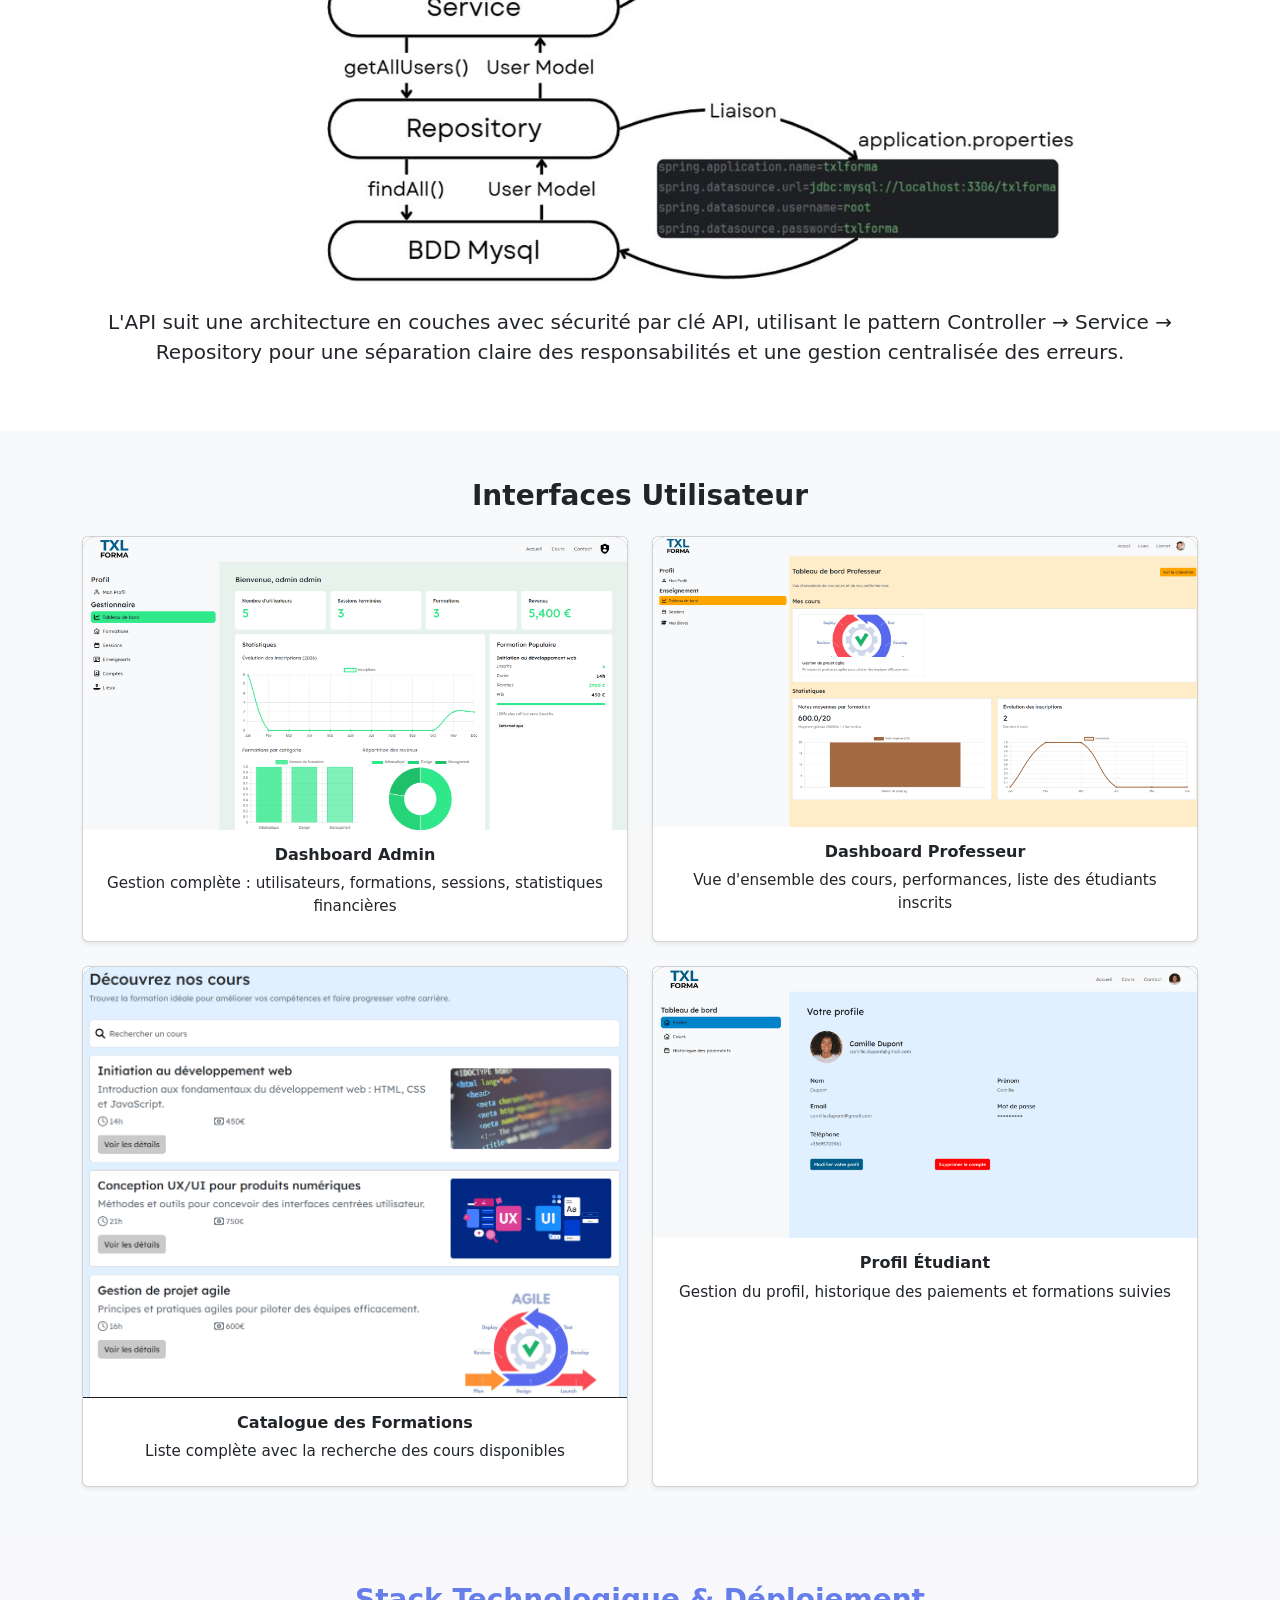
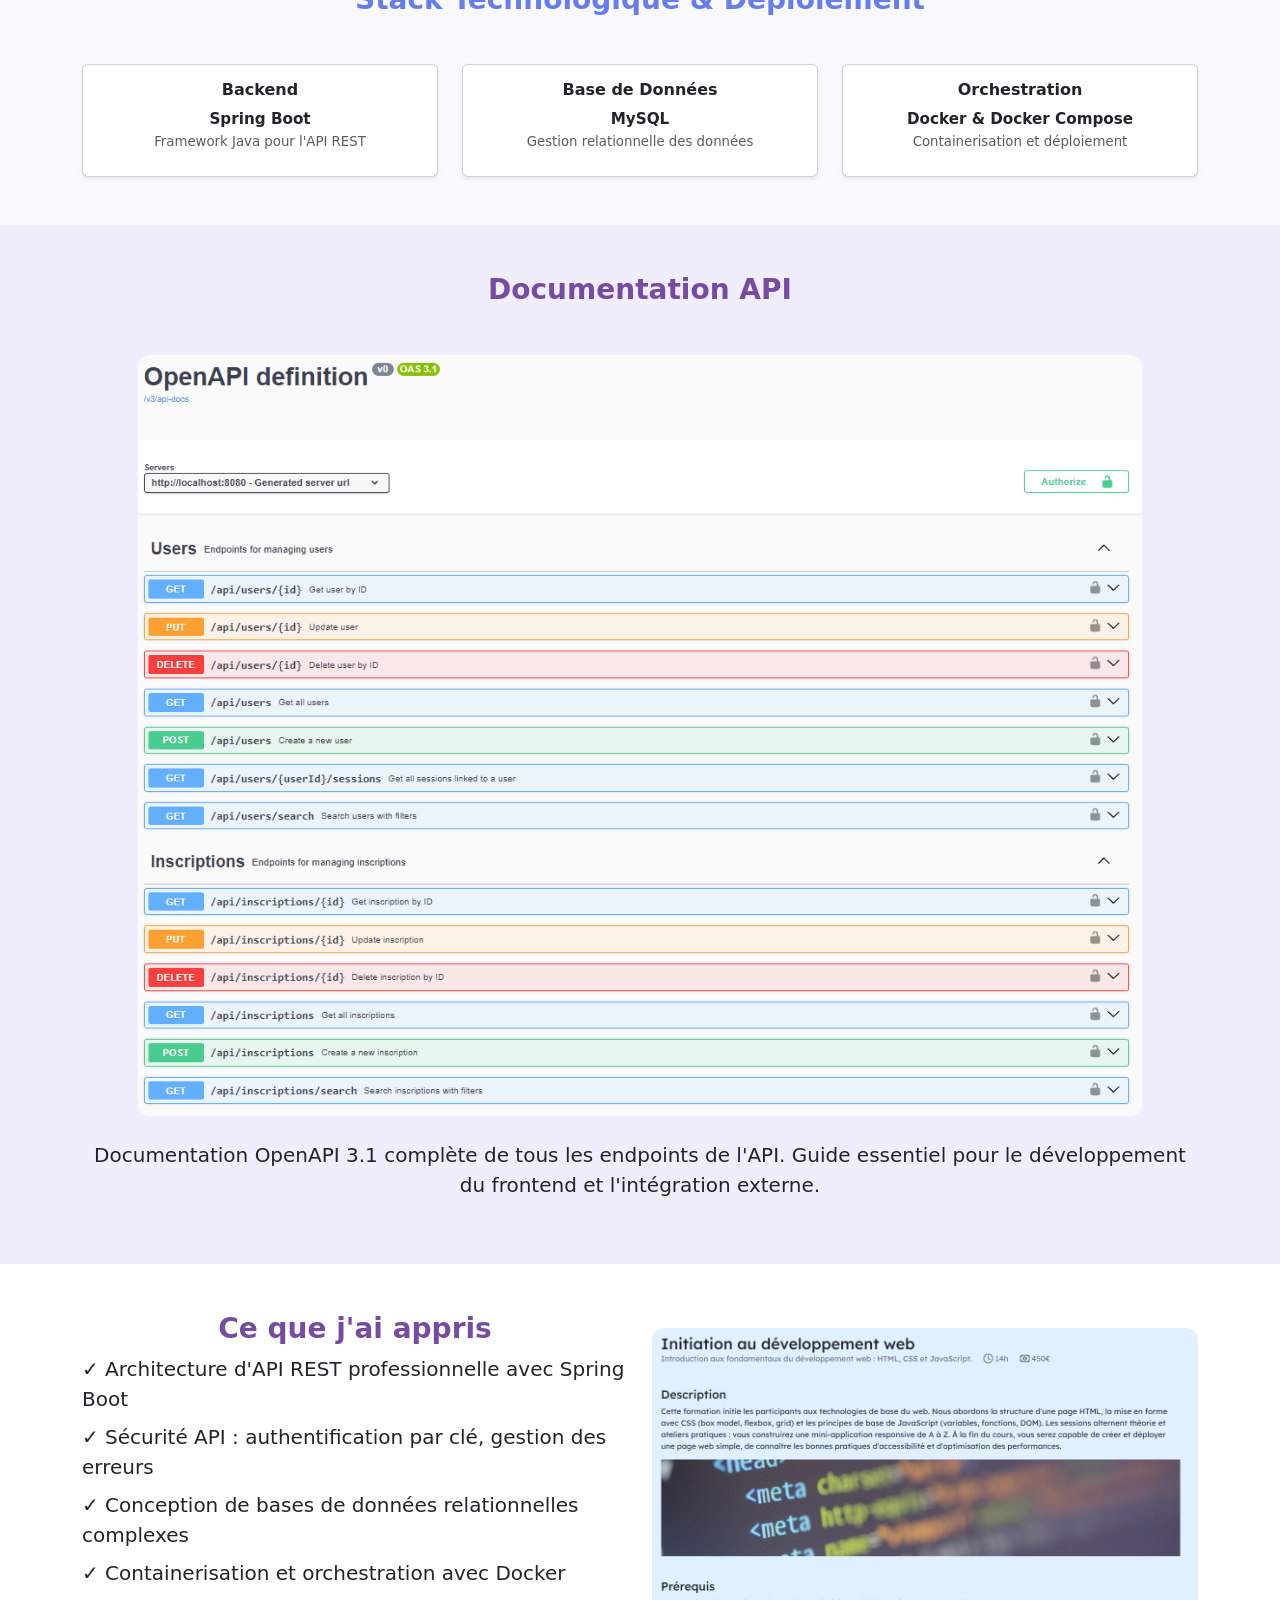
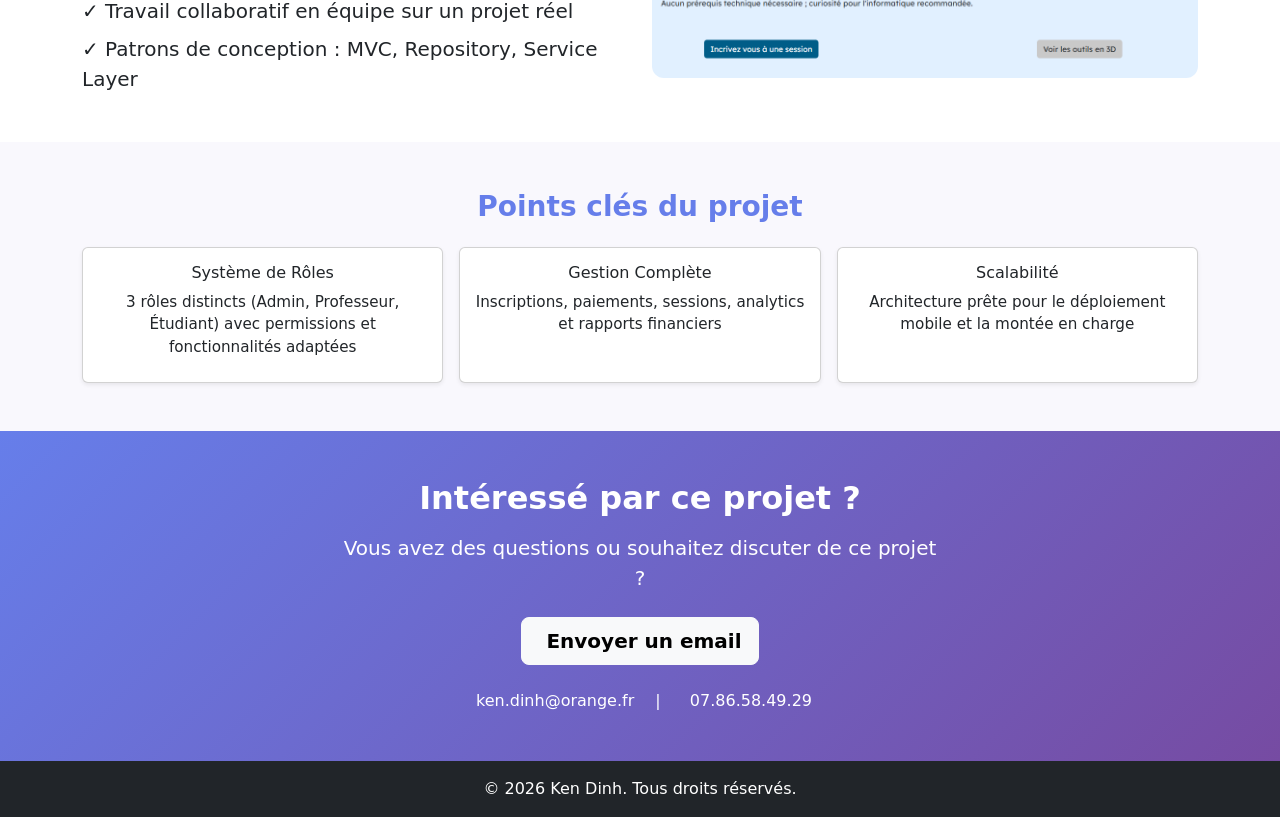
<file: html/txlforma.html>
<!DOCTYPE html>
<html lang="en">

<head>
    <meta charset="UTF-8">
    <meta name="viewport" content="width=device-width, initial-scale=1">
    <title>Portfolio</title>
    <link href="https://cdn.jsdelivr.net/npm/bootstrap@5.3.3/dist/css/bootstrap.min.css" rel="stylesheet">
    <link rel="stylesheet" href="../css/styles.css">
</head>

<body>

    <nav class="navbar navbar-expand-lg navbar-dark bg-dark">
        <div class="container">
            <a class="navbar-brand fw-bold" href="../index.html">Portfolio</a>
            <button class="navbar-toggler" type="button" data-bs-toggle="collapse" data-bs-target="#navbarNav">
                <span class="navbar-toggler-icon"></span>
            </button>
            <div id="navbarNav" class="collapse navbar-collapse justify-content-end">
                <ul class="navbar-nav gap-3">
                    <li class="nav-item"><a class="nav-link fw-bold hover-effect" href="../index.html#about">À propos</a></li>
                    <li class="nav-item"><a class="nav-link fw-bold hover-effect" href="../index.html#projects">Projets</a></li>
                    <li class="nav-item"><a class="nav-link fw-bold hover-effect" href="../index.html#contact">Contact</a></li>
                </ul>
            </div>
        </div>
    </nav>

    <section class="py-5 section-white">
        <div class="container text-center">
            <div class="row g-4 align-items-center">
                <div class="col-md-6">
                    <h1 class="display-4 fw-bold" style="color: #667eea;">TXLForma</h1>
                    <p class="lead"><em>Projet Académique Collectif</em></p>
                    <p class="lead"><em>Novembre - Decembre 2025</em></p>
                    
                    <div class="mb-3">
                        <span class="badge me-1" style="background-color: #007396;">Java</span>
                        <span class="badge me-1" style="background-color: #6cb33f;">Spring Boot</span>
                        <span class="badge me-1" style="background-color: #00758f;">MySQL</span>
                        <span class="badge" style="background-color: #2496ed;">Docker</span>
                    </div>

                    <p class="lead text-wrap">
                        <strong>Plateforme web complète de gestion de formations en numérique.</strong><br>
                        TXLForma est une application web permettant à une entreprise de formations de gérer ses cours, 
                        ses clients et ses ressources pédagogiques. Le projet inclut plusieurs interfaces pour les étudiants, 
                        professeurs et administrateurs, avec une API REST sécurisée et une architecture scalable.
                    </p>
                </div>

                <div class="col-md-6">
                    <img src="../images/txlforma_home.png" class="img-fluid" style="border-radius: 12px;" alt="TXLForma Home">
                </div>
            </div>
        </div>
    </section>

    <section class="py-5" style="background-color: #f0eefc;">
        <div class="container text-center">
            <h3 class="fw-bold mb-5" style="color: #764ba2;">Rôle dans le Projet</h3>
            <div class="row g-4 align-items-center">
                <div class="col-md-6">
                    <div class="card shadow-sm">
                        <div class="card-body">
                            <h5 class="card-title">Mon Contribution</h5>
                            <p class="card-text text-start mb-2">
                                ✓ Développement du backend avec <strong>Spring Boot</strong>
                            </p>
                            <p class="card-text text-start mb-2">
                                ✓ Conception et gestion de la <strong>base de données MySQL</strong>
                            </p>
                            <p class="card-text text-start mb-2">
                                ✓ Architecture et déploiement avec <strong>Docker</strong>
                            </p>
                            <p class="card-text text-start mb-2">
                                ✓ Implémentation de l'<strong>API REST sécurisée</strong>
                            </p>
                            <p class="card-text text-start">
                                ✓ Configuration du système d'<strong>authentification et autorisation</strong>
                            </p>
                        </div>
                    </div>
                </div>

                <div class="col-md-6">
                    <div class="card shadow-sm">
                        <div class="card-body">
                            <h5 class="card-title">Structure du Projet</h5>
                            <p class="card-text text-start small mb-2">
                                <strong>Équipe :</strong> 4 développeurs
                            </p>
                            <p class="card-text text-start small mb-2">
                                <strong>Fonctionnalités :</strong> Gestion d'utilisateurs (Admin, Professeur, Étudiant), 
                                Catalogue de formations, Inscriptions, Gestion de sessions, Dashboard analytics
                            </p>
                            <p class="card-text text-start small mb-2">
                                <strong>Compétences :</strong> Réseaux, DevOps, Design, 
                                Développement Front/Back, Cybersécurité, Conduite de projets
                            </p>
                            <p class="card-text text-start small">
                                <strong>Objectif :</strong> Projet académique de fin d'année pour valider les compétences acquises en 5e semestre de licence informatique
                            </p>
                        </div>
                    </div>
                </div>
            </div>
        </div>
    </section>

    <section class="py-5">
        <div class="container text-center">
            <h3 class="fw-bold mb-5">Architecture API</h3>
            <div class="row g-4 align-items-center">
                <div class="col-md-12">
                    <img src="../images/txlforma_api_pipeline.png" class="img-fluid" style="max-width: 80%; height: auto; margin: 0 auto; border-radius: 12px;" alt="API Pipeline Architecture">
                </div>
            </div>
            <p class="lead text-wrap mt-4">
                L'API suit une architecture en couches avec sécurité par clé API, utilisant le pattern 
                <strong>Controller → Service → Repository</strong> pour une séparation claire des responsabilités et une gestion 
                centralisée des erreurs.
            </p>
        </div>
    </section>

    <section class="py-5 bg-light">
        <div class="container text-center">
            <h3 class="fw-bold mb-4">Interfaces Utilisateur</h3>
            <div class="row g-4">
                <div class="col-md-6">
                    <div class="card shadow-sm h-100">
                        <img src="../images/txlforma_admin_dashboard.png" class="card-img-top" style="border-radius: 12px 12px 0 0;" alt="Admin Dashboard">
                        <div class="card-body">
                            <h6 class="card-title"><strong>Dashboard Admin</strong></h6>
                            <p class="card-text small">Gestion complète : utilisateurs, formations, sessions, statistiques financières</p>
                        </div>
                    </div>
                </div>
                <div class="col-md-6">
                    <div class="card shadow-sm h-100">
                        <img src="../images/txlforma_professor_dashboard.png" class="card-img-top" style="border-radius: 12px 12px 0 0;" alt="Professor Dashboard">
                        <div class="card-body">
                            <h6 class="card-title"><strong>Dashboard Professeur</strong></h6>
                            <p class="card-text small">Vue d'ensemble des cours, performances, liste des étudiants inscrits</p>
                        </div>
                    </div>
                </div>
                <div class="col-md-6">
                    <div class="card shadow-sm h-100">
                        <img src="../images/txlforma_training.png" class="card-img-top" style="border-radius: 12px 12px 0 0;" alt="Training Catalog">
                        <div class="card-body">
                            <h6 class="card-title"><strong>Catalogue des Formations</strong></h6>
                            <p class="card-text small">Liste complète avec la recherche des cours disponibles</p>
                        </div>
                    </div>
                </div>
                <div class="col-md-6">
                    <div class="card shadow-sm h-100">
                        <img src="../images/txlforma_student_profile.png" class="card-img-top" style="border-radius: 12px 12px 0 0;" alt="Student Profile">
                        <div class="card-body">
                            <h6 class="card-title"><strong>Profil Étudiant</strong></h6>
                            <p class="card-text small">Gestion du profil, historique des paiements et formations suivies</p>
                        </div>
                    </div>
                </div>
            </div>
        </div>
    </section>

    <section class="py-5" style="background-color: #f9f8fd;">
        <div class="container text-center">
            <h3 class="fw-bold mb-5" style="color: #667eea;">Stack Technologique & Déploiement</h3>
            <div class="row g-4">
                <div class="col-md-4">
                    <div class="card shadow-sm h-100">
                        <div class="card-body">
                            <h6 class="card-title"><strong>Backend</strong></h6>
                            <p class="card-text">
                                <strong>Spring Boot</strong><br>
                                <small class="text-muted">Framework Java pour l'API REST</small>
                            </p>
                        </div>
                    </div>
                </div>
                <div class="col-md-4">
                    <div class="card shadow-sm h-100">
                        <div class="card-body">
                            <h6 class="card-title"><strong>Base de Données</strong></h6>
                            <p class="card-text">
                                <strong>MySQL</strong><br>
                                <small class="text-muted">Gestion relationnelle des données</small>
                            </p>
                        </div>
                    </div>
                </div>
                <div class="col-md-4">
                    <div class="card shadow-sm h-100">
                        <div class="card-body">
                            <h6 class="card-title"><strong>Orchestration</strong></h6>
                            <p class="card-text">
                                <strong>Docker & Docker Compose</strong><br>
                                <small class="text-muted">Containerisation et déploiement</small>
                            </p>
                        </div>
                    </div>
                </div>
            </div>
        </div>
    </section>

    <section class="py-5" style="background-color: #f0eefc;">
        <div class="container text-center">
            <h3 class="fw-bold mb-5" style="color: #764ba2;">Documentation API</h3>
            <div class="row g-4 align-items-center">
                <div class="col-md-12">
                    <img src="../images/txlforma_api_docs.png" class="img-fluid" style="max-width: 90%; height: auto; margin: 0 auto; border-radius: 12px;" alt="API Documentation">
                </div>
            </div>
            <p class="lead text-wrap mt-4">
                Documentation <strong>OpenAPI 3.1</strong> complète de tous les endpoints de l'API. 
                Guide essentiel pour le développement du frontend et l'intégration externe.
            </p>
        </div>
    </section>

    <section class="py-5" style="background-color: #ffffff;">
        <div class="container text-center">
            <div class="row g-4 align-items-center">
                <div class="col-md-6">
                    <h3 class="fw-bold" style="color: #764ba2;">Ce que j'ai appris</h3>
                    <div class="lead text-wrap text-start">
                        <p class="mb-2">
                            ✓ Architecture d'API REST professionnelle avec Spring Boot
                        </p>
                        <p class="mb-2">
                            ✓ Sécurité API : authentification par clé, gestion des erreurs
                        </p>
                        <p class="mb-2">
                            ✓ Conception de bases de données relationnelles complexes
                        </p>
                        <p class="mb-2">
                            ✓ Containerisation et orchestration avec Docker
                        </p>
                        <p class="mb-2">
                            ✓ Travail collaboratif en équipe sur un projet réel
                        </p>
                        <p class="mb-0">
                            ✓ Patrons de conception : MVC, Repository, Service Layer
                        </p>
                    </div>
                </div>

                <div class="col-md-6">
                    <img src="../images/txlforma_training_details.png" class="img-fluid" style="border-radius: 12px;" alt="Training Details">
                </div>
            </div>
        </div>
    </section>

    <section class="py-5" style="background-color: #f9f8fd;">
        <div class="container text-center">
            <h3 class="fw-bold mb-4" style="color: #667eea;">Points clés du projet</h3>
            <div class="row g-3">
                <div class="col-md-4">
                    <div class="card h-100 shadow-sm">
                        <div class="card-body">
                            <h6 class="card-title">Système de Rôles</h6>
                            <p class="card-text">3 rôles distincts (Admin, Professeur, Étudiant) avec permissions et fonctionnalités adaptées</p>
                        </div>
                    </div>
                </div>
                <div class="col-md-4">
                    <div class="card h-100 shadow-sm">
                        <div class="card-body">
                            <h6 class="card-title">Gestion Complète</h6>
                            <p class="card-text">Inscriptions, paiements, sessions, analytics et rapports financiers</p>
                        </div>
                    </div>
                </div>
                <div class="col-md-4">
                    <div class="card h-100 shadow-sm">
                        <div class="card-body">
                            <h6 class="card-title">Scalabilité</h6>
                            <p class="card-text">Architecture prête pour le déploiement mobile et la montée en charge</p>
                        </div>
                    </div>
                </div>
            </div>
        </div>
    </section>

    <section id="contact" class="py-5 text-white" style="background: linear-gradient(135deg, #667eea 0%, #764ba2 100%);">
        <div class="container text-center">
            <h2 class="fw-bold mb-3" style="font-size: 2rem;">Intéressé par ce projet ?</h2>
            <p class="lead mb-4" style="max-width: 600px; margin: 0 auto;">
                Vous avez des questions ou souhaitez discuter de ce projet ?
            </p>
            <a href="mailto:ken.dinh@orange.fr" class="btn btn-light btn-lg fw-bold">
                <i class="bi bi-envelope me-2"></i>Envoyer un email
            </a>
            <p class="mt-4 mb-0">
                <i class="bi bi-envelope me-2"></i><a href="mailto:ken.dinh@orange.fr" class="text-white text-decoration-none">ken.dinh@orange.fr</a>
                <span class="mx-3">|</span>
                <i class="bi bi-telephone me-2"></i><a href="tel:+33786584929" class="text-white text-decoration-none">07.86.58.49.29</a>
            </p>
        </div>
    </section>

    <footer class="bg-dark text-white text-center py-3">
        <p class="mb-0">&copy; 2026 Ken Dinh. Tous droits réservés.</p>
    </footer>

    <script src="https://cdn.jsdelivr.net/npm/bootstrap@5.3.3/dist/js/bootstrap.bundle.min.js"></script>
</body>

</html>
</file>
<file: css/styles.css>
/* ===============================
   STYLES GLOBAUX - PORTFOLIO
   =============================== */

/* Navbar Hover Effect */
.hover-effect {
	transition: all 0.3s ease;
	border-bottom: 2px solid transparent;
}

.hover-effect:hover {
	color: #667eea !important;
	border-bottom: 2px solid #667eea;
}

/* ===============================
   SECTION HERO / HEADER
   =============================== */

.hero-section {
	background: linear-gradient(135deg, #667eea 0%, #764ba2 100%);
	min-height: 500px;
	display: flex;
	flex-direction: column;
	justify-content: center;
}

.hero-welcome {
	margin-bottom: 40px;
}

.hero-welcome-text {
	font-size: 1.1rem;
	letter-spacing: 2px;
}

.hero-description {
	font-size: 1.05rem;
	max-width: 600px;
	margin: 0 auto;
}

/* ===============================
   CARDS - PROJECT CARDS
   =============================== */

.card-link {
	text-decoration: none;
	color: inherit;
	display: block;
	transition: transform 0.3s ease, box-shadow 0.3s ease;
}

.card-link:hover {
	transform: translateY(-5px);
	box-shadow: 0 8px 20px rgba(102, 126, 234, 0.3) !important;
}

.card-link .card {
	display: flex;
	flex-direction: column;
	height: 100%;
}

.card-header-image {
	display: flex;
	justify-content: center;
	align-items: center;
	overflow: hidden;
	padding: 15px;
	background-color: #768391;
	width: 100%;
}

.card-img-top {
	width: 100%;
	height: auto;
	object-fit: contain;
	background-color: #768391;
}

.card-body {
	padding: 15px;
	flex-grow: 1;
	display: flex;
	flex-direction: column;
}

.card-body .card-title {
	margin-bottom: 8px;
}

.card-body .card-text {
	margin-bottom: 8px;
	font-size: 0.95rem;
}

/* ===============================
   BADGES & BADGES STYLES
   =============================== */

.badge {
	padding: 6px 10px;
	font-size: 0.85rem;
	display: inline-block;
}

/* ===============================
   SECTIONS - BACKGROUND COLORS
   =============================== */

.section-white {
	background-color: #ffffff;
}

.section-light-purple {
	background-color: #f0eefc;
}

.section-off-white {
	background-color: #f9f8fd;
}

/* ===============================
   TITLES & HEADINGS
   =============================== */

.title-primary {
	color: #667eea;
}

.title-secondary {
	color: #764ba2;
}

.section-title {
	font-size: 2.5rem;
}

.subsection-title {
	font-size: 2rem;
}

/* ===============================
   CONTACT SECTION
   =============================== */

.contact-section {
	background: linear-gradient(135deg, #667eea 0%, #764ba2 100%);
	color: white;
}

.contact-title {
	font-size: 2rem;
}

.contact-button {
	max-width: 600px;
	margin: 0 auto;
}

/* ===============================
   FOOTER
   =============================== */

.footer-copyright {
	background-color: #212529;
	color: white;
	text-align: center;
	padding: 0.75rem;
}

/* ===============================
   CV PAGE STYLES
   =============================== */

.cv-image {
	border-radius: 12px;
	max-width: 100%;
	height: auto;
}

.cv-download-btn {
	margin-top: 1rem;
}

/* ===============================
   PROJECT PAGE COMMON STYLES
   =============================== */

.project-header {
	background-color: #ffffff;
	text-align: center;
}

.project-title {
	color: #667eea;
	font-size: 3rem;
}

.project-date {
	font-style: italic;
}

.project-image {
	border-radius: 12px;
	max-width: 100%;
	height: auto;
}

.project-badges {
	margin-bottom: 1rem;
}

.project-description {
	text-wrap: wrap;
}

.project-buttons {
	margin-top: 1.5rem;
}

.project-buttons .btn {
	margin-right: 0.5rem;
}

/* ===============================
   SPECIAL ELEMENTS
   =============================== */

.text-start {
	text-align: start;
}

.mb-2 {
	margin-bottom: 0.5rem;
}

.mb-3 {
	margin-bottom: 1rem;
}

.mb-4 {
	margin-bottom: 1.5rem;
}

.mb-5 {
	margin-bottom: 3rem;
}

.mt-auto {
	margin-top: auto;
}

.me-1 {
	margin-right: 0.25rem;
}

.me-2 {
	margin-right: 0.5rem;
}

.me-3 {
	margin-right: 1rem;
}

.mx-3 {
	margin-left: 1rem;
	margin-right: 1rem;
}

.py-5 {
	padding-top: 3rem;
	padding-bottom: 3rem;
}

.py-4 {
	padding-top: 1.5rem;
	padding-bottom: 1.5rem;
}

.py-3 {
	padding-top: 0.75rem;
	padding-bottom: 0.75rem;
}

.gap-3 {
	gap: 1rem;
}

.gap-4 {
	gap: 1.5rem;
}

/* ===============================
   RESPONSIVE ADJUSTMENTS
   =============================== */

@media (max-width: 768px) {
	.section-title {
		font-size: 2rem;
	}

	.subsection-title {
		font-size: 1.5rem;
	}

	.hero-section {
		min-height: 400px;
	}

	.project-title {
		font-size: 2rem;
	}

	.card-body {
		padding: 12px;
	}
}
</file>
